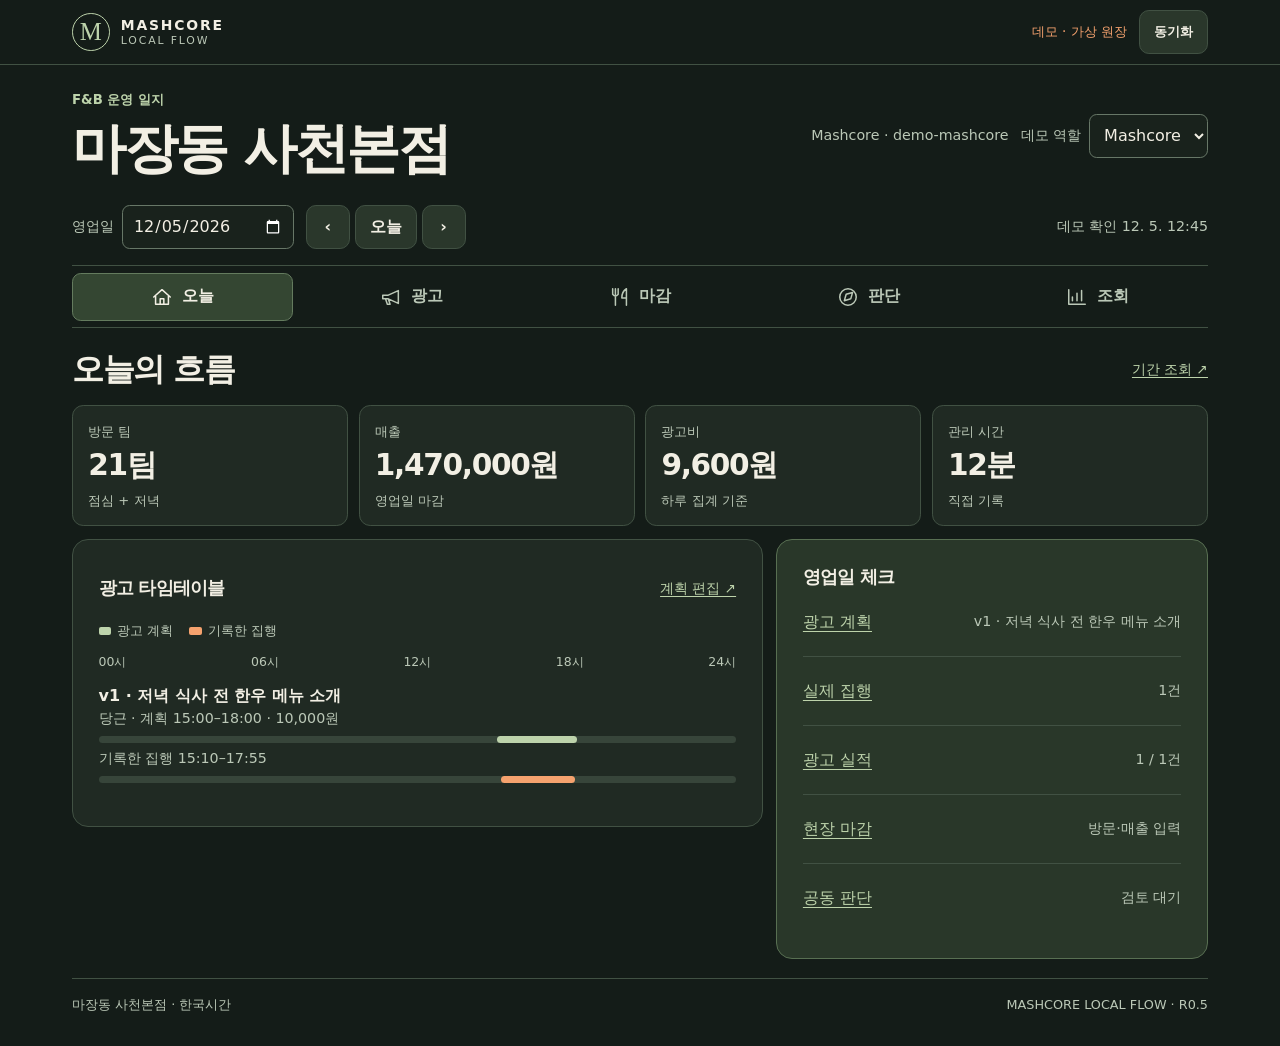
<file: index.html>
<!doctype html>
<html lang="ko"><head>
<meta charset="utf-8"><meta name="viewport" content="width=device-width, initial-scale=1, viewport-fit=cover">
<meta name="theme-color" content="#141c18"><meta name="color-scheme" content="dark">
<title>마장동 사천본점 · 운영 일지</title><link rel="icon" href="data:,">
<link rel="stylesheet" href="./src/style.css"><script type="module" src="./src/app.mjs"></script>
</head><body>
<a class="skip" href="#main">본문으로 이동</a>
<header class="mast"><div class="wrap mast-in"><div class="brand" translate="no"><span class="seal">M</span><span><b>MASHCORE</b><small>LOCAL FLOW</small></span></div>
<div class="sync-tools"><span id="mode">연결 확인 중</span><button id="sync" type="button">동기화</button></div></div></header>
<main class="wrap" id="main" tabindex="-1">
<div class="heading"><div><p class="kicker">F&amp;B 운영 일지</p><h1>마장동 사천본점</h1></div><div class="account"><span id="account"></span><label id="demo-role-label" hidden>데모 역할<select id="demo-role"><option value="mashcore">Mashcore</option><option value="owner">대표</option></select></label></div></div>
<div class="datebar"><label>영업일<input id="day" type="date" required></label><div class="date-actions"><button id="prev" aria-label="이전 영업일">‹</button><button id="today">오늘</button><button id="next-day" aria-label="다음 영업일">›</button></div><p id="synced">동기화 대기</p></div>
<nav aria-label="운영 메뉴" id="nav">
<a href="#today" data-tab="today"><svg viewBox="0 0 24 24" aria-hidden="true"><path d="M3 12 12 4l9 8M5 11v9h14v-9M10 20v-6h4v6"/></svg>오늘</a>
<a href="#ads" data-tab="ads"><svg viewBox="0 0 24 24" aria-hidden="true"><path d="M3 10h6l11-5v14L9 14H3zM6 14l2 6h3l-2-6"/></svg>광고</a>
<a href="#closing" data-tab="closing"><svg viewBox="0 0 24 24" aria-hidden="true"><path d="M4 3v6q3 4 6 0V3M7 3v18M19 3q-5 3-5 10h5v8M19 3v10"/></svg>마감</a>
<a href="#review" data-tab="review"><svg viewBox="0 0 24 24" aria-hidden="true"><circle cx="12" cy="12" r="9"/><path d="m8 16 2-7 7-2-2 7z"/></svg>판단</a>
<a href="#records" data-tab="records"><svg viewBox="0 0 24 24" aria-hidden="true"><path d="M3 4v16h18M7 16v-4m5 4V8m5 8V5"/></svg>조회</a>
</nav>
<div class="notice"><div id="feedback" role="status" aria-live="polite"></div>
<div id="problem" role="alert" hidden></div><div class="recovery"><button id="retry" hidden>같은 저장 요청 재시도</button><button id="resolve" hidden>충돌 입력을 버리고 최신본 열기</button></div></div>
<noscript>운영 일지 사용을 위해 자바스크립트를 켜세요.</noscript>
<section class="page" id="page-today" aria-labelledby="title-today"><div class="pagehead"><h2 id="title-today" tabindex="-1">오늘의 흐름</h2><a href="#records">기간 조회 ↗</a></div>
<div class="kpis" id="today-kpis"></div><div class="columns">
<article class="card"><div class="cardhead"><h3>광고 타임테이블</h3><a href="#ads">계획 편집 ↗</a></div><div class="legend"><span class="planned">광고 계획</span><span class="actual">기록한 집행</span></div><div id="timeline"></div></article>
<aside class="card accent"><h3>영업일 체크</h3><div id="checklist"></div></aside></div></section>

<section class="page" id="page-ads" aria-labelledby="title-ads" hidden><div class="pagehead"><h2 id="title-ads" tabindex="-1">광고 운영</h2></div>
<div class="columns equal"><article class="card"><h3>소재·시간·예산 계획</h3><form id="plan" autocomplete="off"><div class="fields">
<label>계획 채널<select name="channel"></select></label><label>계획 예산 (원)<input name="budget" type="number" min="0" max="10000000" required></label>
<label>광고 시작<input name="start" type="time" required></label><label>광고 종료<input name="end" type="time" required></label>
<label class="wide">소재 제목<input name="creative" maxlength="100" required></label><label class="wide">확인할 가설<textarea name="hypothesis" maxlength="300" rows="2" required></textarea></label></div>
<button class="primary">계획 버전 저장</button></form><div class="subsection"><h4>저장한 계획 버전</h4><div id="plans"></div></div></article>
<article class="card"><h3>실제 집행 기록</h3><p class="help">광고를 집행한 뒤 당시의 계획과 실제 노출 시간을 직접 기록하세요.</p>
<form id="run" autocomplete="off"><div class="fields"><label class="wide">집행 당시 계획<select name="planId" required></select></label>
<label>실제 시작<input type="time" name="start" required></label><label>실제 종료<input type="time" name="end" required></label></div><button class="primary">집행 시간 기록</button></form></article></div>
<article class="card"><h3>광고 실적 수기 입력</h3><p class="help">매체 보고서의 집계 기간을 입력하세요. 빈칸은 미측정이고 0은 확인한 수치입니다.</p>
<form id="report" autocomplete="off"><div class="fields three">
<label class="wide">실적을 연결할 집행<select name="runId" required></select></label><label>성과 원천 채널<select name="channel"></select></label>
<label>집계 시작 · 한국시간<input name="from" type="datetime-local" required></label><label>집계 종료 · 미포함<input name="to" type="datetime-local" required></label>
<label>기록 광고비 (원)<input name="spend" type="number" min="0" max="100000000"></label><label>노출 (회)<input name="impressions" type="number" min="0" max="100000000"></label><label>클릭 (회)<input name="clicks" type="number" min="0" max="100000000"></label>
</div><button class="primary">광고 실적 저장</button></form></article></section>

<section class="page" id="page-closing" aria-labelledby="title-closing" hidden><div class="pagehead"><h2 id="title-closing" tabindex="-1">영업 마감</h2></div>
<article class="card"><h3>방문·매출·관리 시간</h3><p class="help">운영일 하루 전체 기준입니다. 확인한 항목부터 저장하고 마감 후 보완하세요.</p><form id="close" autocomplete="off">
<div class="columns equal meals"><fieldset><legend>점심</legend><div class="fields"><label>점심 방문 (팀)<input name="lunchTeams" type="number" min="0" max="100000"></label><label>점심 매출 (원)<input name="lunchRevenue" type="number" min="0" max="100000000"></label></div></fieldset>
<fieldset><legend>저녁</legend><div class="fields"><label>저녁 방문 (팀)<input name="dinnerTeams" type="number" min="0" max="100000"></label><label>저녁 매출 (원)<input name="dinnerRevenue" type="number" min="0" max="100000000"></label></div></fieldset></div>
<div class="fields three"><label>광고 관리 시간 (분)<input name="minutes" type="number" min="0" max="1440"></label><label>변동비 차감 후 기여율 (%)<input name="margin" type="number" min="0" max="100" step="0.1"></label><label>추가 실험 비용 (원)<input name="extraCost" type="number" min="0" max="100000000"></label></div>
<button class="primary">마감 기록 저장</button></form></article></section>

<section class="page" id="page-review" aria-labelledby="title-review" hidden><div class="pagehead"><h2 id="title-review" tabindex="-1">공동 판단</h2></div>
<div class="columns"><article class="card"><h3>근거 확인과 다음 행동</h3><form id="decision" autocomplete="off"><div class="fields">
<label>검토할 집행<select name="runId"></select></label><label>비교 영업일<input type="date" name="compareDay" required></label></div>
<label class="check"><input type="checkbox" name="comparable">두 날의 영업시간과 행사 조건을 확인했고 비교할 수 있습니다.</label>
<div id="recommendation" class="verdict"></div><div id="evidence-metrics" class="mini"></div><p class="help">가정 기여액은 관측한 방문 팀 차이를 모두 광고로 설명한다고 가정한 수치입니다.</p>
<div class="fields"><label>내 판단<select name="choice"></select></label><label class="wide">판단 근거<textarea name="note" rows="2" maxlength="500" required></textarea></label></div><button class="primary">공동 판단 기록</button></form></article>
<article class="card"><h3>대표·운영자 의견</h3><form id="opinion" autocomplete="off"><label>운영 의견<textarea name="note" maxlength="500" rows="2" required></textarea></label><button>의견 남기기</button></form><div id="opinions" class="list"></div></article></div>
<article class="card"><h3>판단·승인 이력</h3><div id="decisions" class="list"></div>
<form id="approval" autocomplete="off"><div class="fields"><label>승인 대기 판단<select name="decisionId" required></select></label><label>대표 검토 결과<select name="status"><option value="approved">승인</option><option value="deferred">보류</option></select></label><label class="wide">대표 검토 근거<textarea name="note" rows="2" maxlength="300" required></textarea></label></div><button class="primary">대표 검토 저장</button></form><p id="approval-hint" class="help"></p></article></section>

<section class="page" id="page-records" aria-labelledby="title-records" hidden><div class="pagehead"><h2 id="title-records" tabindex="-1">운영 기록 조회</h2><label>조회 단위<select id="period"><option value="day">일간</option><option value="week">주간</option><option value="month">월간</option></select></label></div>
<p id="range-title" class="help"></p><div id="range-kpis" class="kpis"></div><div class="columns equal"><article class="card"><h3>영업일별 마감</h3><div id="range-days" class="list"></div></article>
<article class="card"><h3>선택한 영업일의 원장</h3><div id="events" class="list"></div></article></div></section>
<footer><span>마장동 사천본점 · 한국시간</span><span>MASHCORE LOCAL FLOW · R0.5</span></footer></main>
</body></html>
</file>
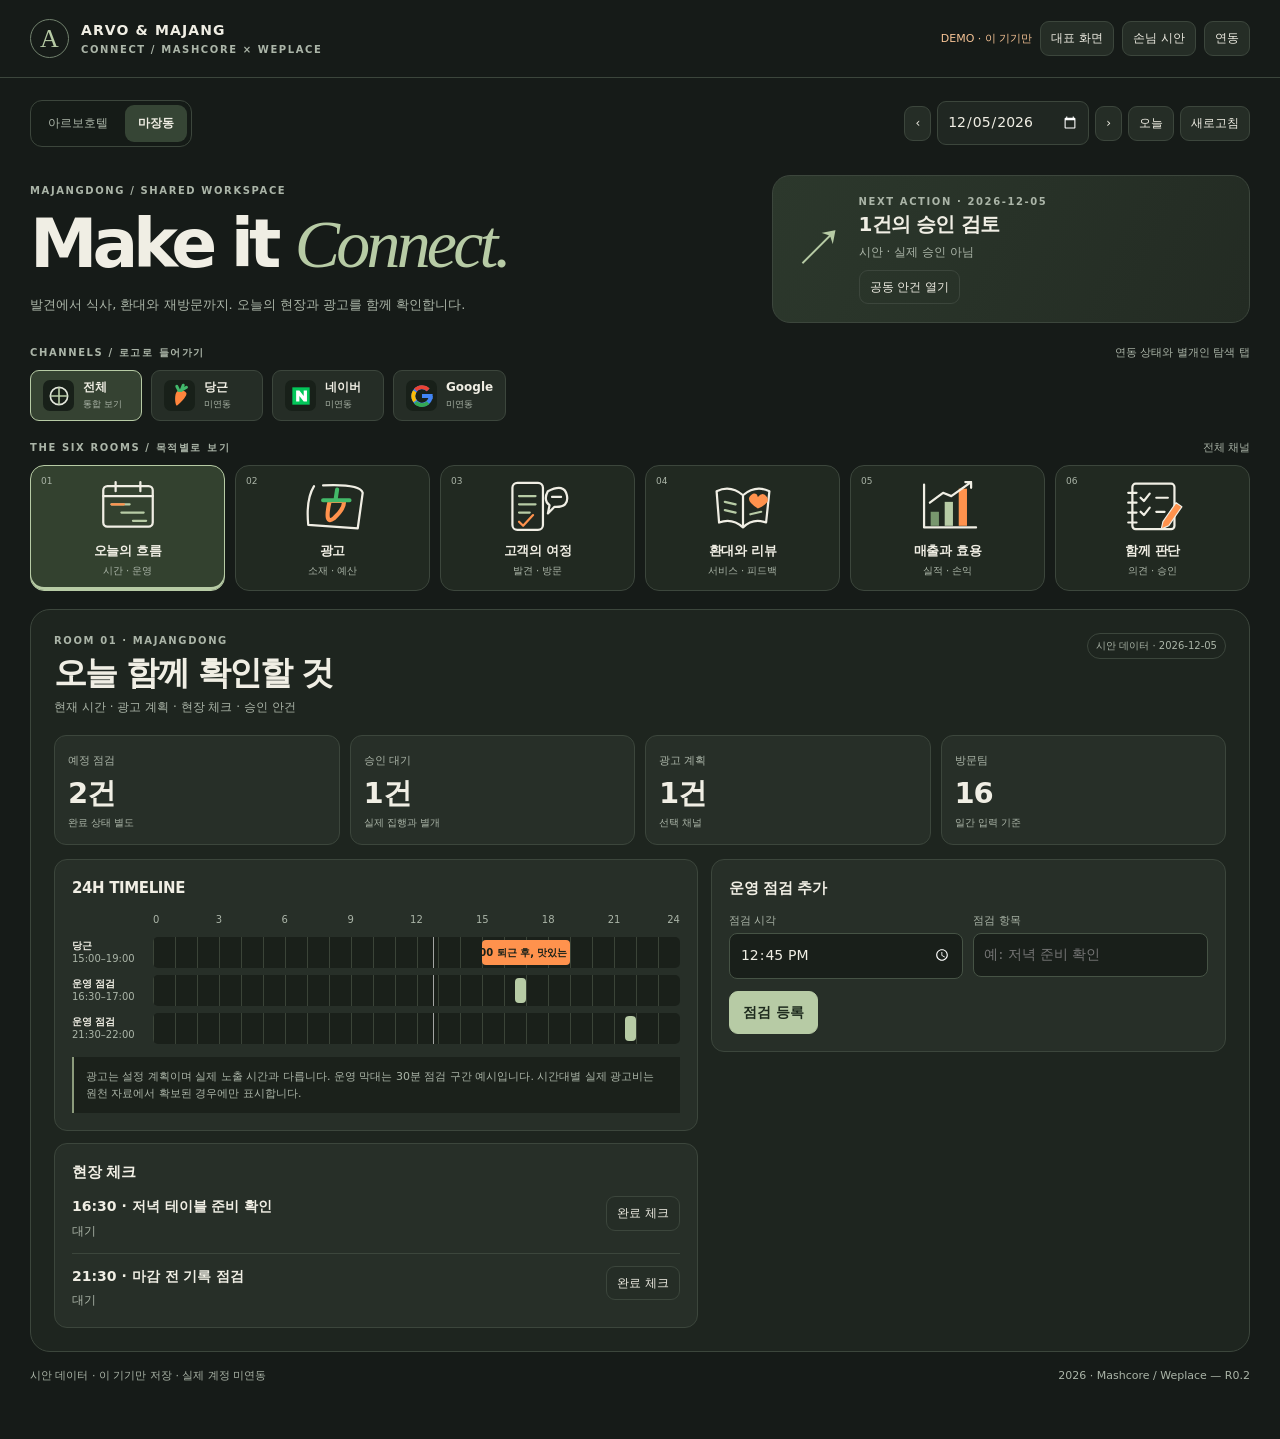
<file: Index.html>
<!doctype html><html lang="ko"><head><meta charset="utf-8"><meta name="viewport" content="width=device-width,initial-scale=1"><title>ARVO & MAJANG — CONNECT</title>
<style>
:root{--bg:#161b18;--panel:#202722;--card:#272f28;--line:#3c463c;--ink:#f0eee4;--muted:#abb5a8;--green:#b7cba5;--orange:#ff924d;--gold:#d0b78c;--red:#f4a48a;--font: Pretendard,'Noto Sans KR','Malgun Gothic','Apple SD Gothic Neo',system-ui,sans-serif}*{box-sizing:border-box}body{margin:0;background:var(--bg);color:var(--ink);font:14px/1.55 var(--font)}button,input,select,textarea{font:inherit}button,a{touch-action:manipulation}button{cursor:pointer;background:#252d26;color:var(--ink);border:1px solid var(--line);border-radius:9px;padding:10px 13px}button:hover{border-color:var(--green)}button:disabled{cursor:not-allowed;opacity:.55}button:focus-visible,a:focus-visible,input:focus-visible,select:focus-visible,textarea:focus-visible{outline:2px solid var(--orange);outline-offset:3px}button.primary{background:var(--green);color:#1d2a1d;border-color:var(--green);font-weight:750}button.ghost{background:transparent}button.small{font-size:12px;padding:7px 10px}a{color:var(--green)}h1,h2,h3,p{margin:0}h2{font-size:clamp(23px,3vw,33px);letter-spacing:-.055em;line-height:1.2}h3{font-size:15px;letter-spacing:-.025em}.muted,small{color:var(--muted)}.tiny{font-size:11px}.eyebrow{font-size:10px;font-weight:750;letter-spacing:.16em;text-transform:uppercase;color:var(--muted)}.num{font-variant-numeric:tabular-nums;letter-spacing:-.04em}header{max-width:1440px;margin:auto;display:flex;align-items:center;justify-content:space-between;gap:12px;padding:19px 30px;border-bottom:1px solid var(--line)}.brand{display:flex;gap:12px;align-items:center}.brandmark{width:39px;height:39px;border:1px solid #71816d;border-radius:50%;display:grid;place-items:center;font:26px Georgia;color:var(--green)}.brand strong{display:block;font-size:14px;letter-spacing:.08em}.topright{display:flex;align-items:center;gap:8px;flex-wrap:wrap;justify-content:flex-end}.state{font-size:11px;color:#f4c294}.wrap{max-width:1440px;margin:auto;padding:22px 30px 55px}.switchrow{display:flex;justify-content:space-between;align-items:center;gap:14px;margin-bottom:20px;flex-wrap:wrap}.switch,.seg{display:flex;gap:4px;border:1px solid var(--line);background:#151b17;padding:4px;border-radius:12px;flex-wrap:wrap}.switch button,.seg button{border:0;background:transparent;color:var(--muted);font-size:12px;padding:9px 13px}.switch button.on,.seg button.on{background:#364535;color:var(--ink);font-weight:700}.datebar{display:flex;align-items:center;gap:6px;flex-wrap:wrap}.datebar input{background:var(--panel);color:var(--ink);border:1px solid var(--line);padding:9px;border-radius:9px;color-scheme:dark}.hero{display:grid;grid-template-columns:1.2fr .8fr;gap:24px;align-items:center;padding:8px 0 21px}.hero h1{font-size:clamp(39px,5.3vw,72px);letter-spacing:-.075em;font-weight:780;line-height:1.05;margin:8px 0 11px}.hero h1 i{font:italic 1em Georgia,serif;color:var(--green);letter-spacing:-.055em}.hero p{color:var(--muted);max-width:580px;font-size:13px}.next{border:1px solid var(--line);border-radius:18px;background:linear-gradient(115deg,#2c382c,#232b23);padding:18px 20px;display:flex;gap:14px;align-items:center}.next .symbol{font:52px Georgia;color:var(--green);line-height:1}.next strong{display:block;font-size:20px;letter-spacing:-.04em}.next p{font-size:12px;margin-top:3px}.labelrow{display:flex;justify-content:space-between;gap:10px;align-items:center;margin-bottom:9px}.channels{display:flex;gap:9px;flex-wrap:wrap;margin-bottom:18px}.channel{display:flex;align-items:center;gap:9px;min-width:112px;padding:9px 12px;text-align:left}.channel.on{border-color:var(--green);background:#354232}.channel .logo{width:31px;height:31px;display:grid;place-items:center;background:#182019;border-radius:7px;flex:none}.channel .logo svg{width:26px;height:26px}.channel .clabel{font-size:11px;line-height:1.15;color:var(--muted)}.channel .clabel b{display:block;font-size:12px;color:var(--ink);margin-bottom:3px}.rooms{display:grid;grid-template-columns:repeat(6,minmax(0,1fr));gap:10px;margin-bottom:18px}.room{position:relative;text-align:center;padding:10px 5px 12px;min-width:0;background:#212921;border-radius:14px;transition:.18s transform,.18s background}.room:hover{transform:translateY(-2px)}.room.on{background:#33412f;border-color:var(--green);box-shadow:inset 0 -3px var(--green)}.room svg{display:block;width:66px;height:60px;margin:0 auto 5px;fill:none;stroke:#f0eee4;stroke-width:2.7;stroke-linecap:round;stroke-linejoin:round}.room strong{display:block;font-size:13px;font-weight:680;letter-spacing:-.025em}.room small{display:block;font-size:10px;margin-top:1px}.room .id{position:absolute;top:9px;left:10px;font-size:9px;color:var(--muted)}.panel{border:1px solid var(--line);border-radius:20px;background:#1e251f;padding:23px;min-height:400px}.panelhead{display:flex;justify-content:space-between;align-items:flex-start;gap:14px;margin-bottom:18px}.panelhead p{color:var(--muted);font-size:12px;margin-top:6px}.panelhead .eyebrow{margin-bottom:4px}.grid{display:grid;grid-template-columns:1.25fr 1fr;gap:13px;align-items:start}.card{padding:17px;background:var(--card);border:1px solid var(--line);border-radius:13px;min-width:0}.card h3{margin-bottom:12px}.card+.card{margin-top:0}.stack{display:grid;gap:12px}.kpis{display:grid;grid-template-columns:repeat(4,minmax(0,1fr));gap:10px;margin-bottom:14px}.kpi{border:1px solid var(--line);border-radius:12px;background:var(--card);padding:13px;min-width:0}.kpi small{font-size:11px}.kpi strong{display:block;font-size:clamp(19px,2.7vw,29px);line-height:1.2;margin-top:6px;overflow-wrap:anywhere}.kpi span{display:block;color:var(--muted);font-size:10px;margin-top:4px}.notice{padding:11px 12px;background:#1b211b;border-left:2px solid #8c9b7c;color:var(--muted);font-size:11px;line-height:1.55;margin-top:13px}.listrow{display:flex;align-items:flex-start;justify-content:space-between;gap:12px;padding:12px 0;border-bottom:1px solid var(--line);min-width:0}.listrow:last-child{border-bottom:0;padding-bottom:0}.listrow:first-of-type{padding-top:0}.listrow strong{font-size:14px;overflow-wrap:anywhere}.listrow p{color:var(--muted);font-size:12px;margin-top:4px;white-space:pre-wrap;overflow-wrap:anywhere}.tag{border:1px solid #5a6a56;border-radius:99px;font-size:10px;color:var(--green);padding:4px 8px;display:inline-block;white-space:nowrap}.tag.warn{color:var(--gold);border-color:#7d6b4f}.tag.bad{color:var(--red);border-color:#87574d}.tag.neutral{color:var(--muted);border-color:var(--line)}.fields{display:grid;grid-template-columns:repeat(2,minmax(0,1fr));gap:10px}.field{display:flex;flex-direction:column;gap:4px;min-width:0}.field.full{grid-column:1/-1}.field span{font-size:11px;color:var(--muted)}.field input,.field select,.field textarea{width:100%;min-width:0;background:#191f1a;color:var(--ink);border:1px solid #465345;border-radius:8px;padding:10px; color-scheme:dark}.field textarea{resize:vertical;min-height:72px}.actions{display:flex;align-items:center;gap:7px;flex-wrap:wrap;margin-top:12px}.empty{font-size:12px;padding:20px 8px;color:var(--muted);text-align:center;border:1px dashed var(--line);border-radius:9px}.timeline-scroll{overflow:auto}.timeline{display:grid;grid-template-columns:74px minmax(470px,1fr);gap:7px;align-items:center;min-width:550px}.ticks{position:relative;height:18px}.ticks span{position:absolute;transform:translateX(-50%);font-size:10px;color:var(--muted)}.ticks span:first-child{transform:none}.ticks span:last-child{transform:translateX(-100%)}.track{position:relative;background:repeating-linear-gradient(to right,#3b4438 0,#3b4438 1px,transparent 1px,transparent calc(100% / 24));background-color:#1a201a;border-radius:5px;min-height:31px;overflow:hidden}.bar{position:absolute;height:25px;top:3px;display:flex;align-items:center;justify-content:center;overflow:hidden;white-space:nowrap;border-radius:4px;font-size:10px;font-weight:700;color:#182018;min-width:1px}.tracklabel{font-size:10px;color:var(--muted);line-height:1.3}.tracklabel b{display:block;font-weight:600;color:var(--ink);font-size:10px}.tracklabel span{display:block}.timeline-scroll{scrollbar-color:#73856d #1a201a}.bar.short{font-size:0}.mark{position:absolute;top:0;bottom:0;width:1px;background:#fff9;z-index:3}.chartrow{display:grid;grid-template-columns:minmax(80px,120px) 1fr 32px;align-items:center;gap:8px;margin:10px 0;font-size:11px}.chartrow .fill{background:#191e19;border-radius:8px;height:8px;overflow:hidden}.chartrow .fill i{display:block;background:var(--green);height:100%}.tablewrap{overflow:auto}table{border-collapse:collapse;width:100%;font-size:12px;white-space:nowrap}th,td{padding:9px;border-bottom:1px solid var(--line);text-align:left}th{color:var(--muted);font-size:10px}.connection{display:grid;grid-template-columns:auto 1fr auto;gap:12px;align-items:center}.connection .logo{width:42px;height:42px;display:grid;place-items:center;background:#182019;border-radius:10px}.connection svg{width:32px;height:32px}.connection p{font-size:11px;color:var(--muted)}.statusline{font-size:12px;color:var(--muted);margin-top:8px}.warntext{color:var(--gold)}.guest{max-width:435px;margin:auto;background:#f5f0e6;color:#303a2c;border-radius:22px;padding:27px;box-shadow:0 16px 70px #0005}.guest h2{font-size:25px;margin:14px 0}.guest .muted,.guest small,.guest .eyebrow{color:#65705f}.guest button{color:#303a2c;background:#f1efe4;border-color:#c6cdbd}.guest button.primary{background:#526b48;color:white;border-color:#526b48}.guest button.choice{display:block;text-align:left;width:100%;margin:7px 0;padding:13px}.guest .guestbrand{text-align:center;border-bottom:1px solid #c8cebc;padding-bottom:20px;margin-bottom:20px}.guest .guestbrand strong{font-family:Georgia,serif;font-size:32px}.guest textarea{width:100%;padding:12px;border:1px solid #b8c0ad;border-radius:8px;background:#fffdf7;resize:vertical;font:inherit}.guestfooter{border-top:1px solid #c8cebc;margin-top:20px;padding-top:14px;text-align:center;font-size:11px}.guestfooter .reviews{display:grid;grid-template-columns:1fr 1fr;gap:7px;margin:12px 0}.progress{height:4px;background:#d7dacc;border-radius:4px;overflow:hidden;margin:8px 0 16px}.progress i{display:block;height:100%;background:#6e8562}footer{color:var(--muted);font-size:11px;display:flex;justify-content:space-between;gap:10px;margin-top:15px}.toast{position:fixed;bottom:22px;left:50%;transform:translateX(-50%);background:#e7eadb;color:#263322;padding:12px 18px;border-radius:12px;box-shadow:0 10px 35px #0007;max-width:90vw;z-index:99;font-size:13px;display:none}.toast.show{display:block}.hidden,[hidden]{display:none!important}dialog{background:var(--panel);color:var(--ink);border:1px solid var(--line);border-radius:18px;width:min(600px,94vw);max-height:90vh;padding:22px}dialog::backdrop{background:#0009}dialog h2{margin-bottom:12px}dialog p{margin:10px 0;color:var(--muted);font-size:13px}dialog code{color:var(--green)}.reply{border-left:2px solid #586b52;padding:6px 10px;margin-top:9px;font-size:12px;color:var(--muted);white-space:pre-wrap;overflow-wrap:anywhere}.right{flex-shrink:0;text-align:right}.live{color:var(--green)}.error{color:var(--red)}
@media(max-width:900px){header,.wrap{padding-left:18px;padding-right:18px}.hero{grid-template-columns:1fr;gap:14px}.rooms{grid-template-columns:repeat(3,1fr)}.grid{grid-template-columns:1fr}.hero h1{font-size:clamp(42px,8vw,65px)}.kpis{grid-template-columns:repeat(2,minmax(0,1fr))}}@media(max-width:480px){header{padding:14px 12px;align-items:flex-start}.brandmark{width:34px;height:34px}.brand strong{font-size:11px}.brand .eyebrow{font-size:8px}.topright{gap:5px;max-width:52%}.topright button{font-size:10px;padding:7px}.topright .state{width:100%;text-align:right}.wrap{padding:16px 12px 30px}.switchrow{gap:10px}.switch{width:100%;display:grid;grid-template-columns:1fr 1fr}.switch button{padding:10px 7px}.datebar{width:100%}.datebar input{flex:1;min-width:0}.hero{padding:0 0 15px}.hero h1{font-size:43px}.hero p{font-size:12px}.next{padding:12px 14px}.next strong{font-size:17px}.next .symbol{font-size:35px}.channels{display:grid;grid-template-columns:repeat(4,1fr);gap:5px}.channel{min-width:0;display:flex;flex-direction:column;padding:7px 3px;gap:5px}.channel .clabel{text-align:center}.channel .clabel small{display:none}.channel .clabel b{font-size:11px;margin:0}.rooms{gap:6px}.room{padding:7px 2px 9px}.room svg{width:54px;height:48px}.room .id{font-size:8px;top:5px;left:6px}.room strong{font-size:12px}.room small{font-size:9px}.panel{padding:13px;border-radius:15px}.panelhead{display:block}.panelhead .tag{margin-top:7px}.card{padding:12px}.kpi{padding:11px}.kpi strong{font-size:22px}.fields{gap:8px}.field input,.field select,.field textarea{font-size:16px}.listrow{gap:7px}.right{max-width:45%}.guest{padding:22px 18px}.connection{grid-template-columns:auto 1fr}.connection .right{grid-column:1/-1;max-width:none;text-align:left}.guestfooter button{font-size:12px}.actions button{min-height:40px}footer{flex-direction:column}.chartrow{grid-template-columns:95px 1fr 26px}.timeline{min-width:0;grid-template-columns:75px minmax(0,1fr);gap:7px}.ticks span:nth-child(even){display:none}.bar{font-size:0}.tracklabel{font-size:9px}.tracklabel b{font-size:9px}}@media(prefers-reduced-motion:reduce){*{transition:none!important;scroll-behavior:auto!important}}
</style></head><body>
<header><div class="brand"><div class="brandmark">A</div><div><strong>ARVO & MAJANG</strong><div class="eyebrow">CONNECT / MASHCORE × WEPLACE</div></div></div><div class="topright"><span class="state" id="modeStatus">DEMO · 이 기기만</span><button id="roleBtn" class="small">대표 화면</button><button id="guestBtn" class="small">손님 시안</button><button id="connectBtn" class="small" aria-label="연동 설정">연동</button></div></header>
<main class="wrap" id="workspace"><div class="switchrow"><div class="switch" id="unitSwitch"></div><div class="datebar"><button class="small" id="prev" aria-label="이전 날짜">‹</button><input type="date" id="day" aria-label="조회 날짜"><button class="small" id="next" aria-label="다음 날짜">›</button><button class="small" id="today">오늘</button><button class="small" id="refresh">새로고침</button></div></div><section class="hero"><div><div class="eyebrow" id="unitLabel"></div><h1>Make it <i>Connect.</i></h1><p id="heroSub"></p></div><div class="next" id="nextAction"></div></section><div class="labelrow"><div class="eyebrow">Channels / 로고로 들어가기</div><small class="tiny">연동 상태와 별개인 탐색 탭</small></div><nav class="channels" id="channels" aria-label="채널 선택"></nav><div class="labelrow"><div class="eyebrow">The six rooms / 목적별로 보기</div><small class="tiny" id="filterHint"></small></div><nav class="rooms" id="rooms" aria-label="업무 공간"></nav><section class="panel" id="panel" aria-live="polite"></section><footer><span id="syncText">시안 데이터 · 서버에 전송하지 않습니다.</span><span>2026 · Mashcore / Weplace — R0.2</span></footer></main>
<main class="wrap hidden" id="guestScreen"><div style="max-width:435px;margin:0 auto 12px"><button id="guestBack" class="small">← 운영 시안으로</button></div><div id="guest" class="guest"></div></main>
<dialog id="connectionDialog"><h2>Connection room</h2><div class="notice">계정 연동은 실제 승인과 연결 테스트 이후에만 활성화합니다. API 키를 여기에 입력하지 않습니다.</div><div id="connBody"></div><div class="actions"><button id="closeConn" class="primary">닫기</button><button id="exportBtn">현재 자료 JSON 내보내기</button></div></dialog><div id="toast" class="toast" role="status"></div>
<script>
'use strict';
const $=id=>document.getElementById(id), E=s=>String(s??'').replace(/[&<>"']/g,c=>({'&':'&amp;','<':'&lt;','>':'&gt;','"':'&quot;',"'":'&#39;'}[c])),fmt=n=>Number(n).toLocaleString('ko-KR'),won=n=>fmt(Math.round(n))+'원',id=()=>globalThis.crypto?.randomUUID?.()||Date.now().toString(36)+'-'+Math.random().toString(36).slice(2),kst=d=>new Intl.DateTimeFormat('en-CA',{timeZone:'Asia/Seoul',year:'numeric',month:'2-digit',day:'2-digit'}).format(d||new Date()),timeK=()=>new Intl.DateTimeFormat('en-GB',{timeZone:'Asia/Seoul',hour:'2-digit',minute:'2-digit',hour12:false}).format(new Date()),gas=typeof google!=='undefined'&&!!google.script?.run;
const UNITS={hotel:{name:'아르보호텔',en:'ARVO HOTEL',count:'판매 객실박',visitor:'투숙객',visits:'입실·숙박',sale:'객실매출',service:'객실 준비·환대'},restaurant:{name:'마장동',en:'MAJANGDONG',count:'방문팀',visitor:'방문객',visits:'방문·식사',sale:'식사매출',service:'식사·환대'}};
const CH={all:'전체',daangn:'당근',naver:'네이버',google:'Google',other:'기타'};const ROOMS=[['today','오늘의 흐름','시간 · 운영'],['ads','광고','소재 · 예산'],['journey','고객의 여정','발견 · 방문'],['care','환대와 리뷰','서비스 · 피드백'],['value','매출과 효용','실적 · 손익'],['decision','함께 판단','의견 · 승인']];
const SOURCES=['당근','네이버','Google 지도·검색','Instagram·SNS','가족·지인 추천','지나가다가 발견','기타 / 기억나지 않음'];const REASONS=['사진·시설·분위기','메뉴·가격 또는 요금','다른 손님의 후기','가족·지인 추천','당근 소식·광고·쿠폰','위치·일정','이전 방문 경험','기타 / 기억나지 않음'];const FEELS=['기억에 남는 좋은 경험이었어요','편안했어요','조금 아쉬운 점이 있었어요','불편한 점이 있었어요','답변하지 않을게요'];
let unit='restaurant',channel='all',room='today',day=kst(),role='owner',session=null,records=[],loading=gas,busy=false,fetching=false,dirty=false,lastSync='',error='',demo=true,guestStep=0,guestAns={};
const localKey='arvo-connect-r02-demo-v1';
function logo(c){const a={all:'<circle cx="12" cy="12" r="8" fill="none" stroke="#e4e8dd" stroke-width="1.5"/><path d="M12 4v16M4 12h16" stroke="#b7cba5" stroke-width="1.5"/>',daangn:'<path d="M9 8c-2 2-2 11 0 13 2-1 9-8 9-11 0-3-7-4-9-2Z" fill="#ff853d"/><path d="M11 7 9 3m4 4 2-5m-2 5 5-3" fill="none" stroke="#42b96c" stroke-width="2.7" stroke-linecap="round"/>',naver:'<path d="M4 4h16v16H4z" fill="#03c75a" rx="3"/><path d="M8 17V7h3l4 5V7h3v10h-3l-4-5v5z" fill="#fff" transform="translate(-.5 0)"/>',google:'<path d="M20 12a8 8 0 1 1-2.4-5.7" fill="none" stroke="#4285f4" stroke-width="3.6"/><path d="M5.5 16.7a8 8 0 0 1-.2-9" fill="none" stroke="#fbbc05" stroke-width="3.6"/><path d="M6 6.4a8 8 0 0 1 11.7-.1" fill="none" stroke="#ea4335" stroke-width="3.6"/><path d="M6 17.7a8 8 0 0 0 11.6.4" fill="none" stroke="#34a853" stroke-width="3.6"/><path d="M12 12h8v3" fill="none" stroke="#4285f4" stroke-width="3.6"/>'};return `<svg viewBox="0 0 24 24" aria-hidden="true">${a[c]||a.all}</svg>`}
function art(t){let a={today:'<rect x="10" y="12" width="60" height="49" rx="5"/><path d="M10 24h60M25 7v11M55 7v11"/><path d="M20 34h22M32 44h27M46 54h16" stroke="#b7cba5"/><path d="M20 34h15" stroke="#ff924d"/>',ads:'<path d="M17 12Q7 28 10 59l60 4 6-43Q73 9 28 11"/><path d="M36 30q-7 30 5 21 14-13 12-21Z" stroke="#ff924d" stroke-width="5"/><path d="M43 29 45 16M28 29h32" stroke="#43b969" stroke-width="5"/>',journey:'<rect x="9" y="8" width="37" height="57" rx="6"/><path d="M17 24h20M17 34h20M17 44h13" stroke="#b7cba5"/><path d="m17 55 5 5 12-13" stroke="#ff924d"/><path d="M52 18q20-10 23 5t-15 14l-8 8 2-10q-8-6-2-17Z"/><path d="M57 25h11"/>',care:'<path d="M8 18q17-8 32 5 15-13 32-5l-4 38q-16-6-28 6-13-12-29-6Z M40 23v39"/><path d="M18 31l13 3M18 41l13 3M49 46l13-3" stroke="#b7cba5"/><path d="M58 39q-18-11-6-18 5-1 6 4 6-7 11 0 5 7-11 14Z" fill="#ff924d" stroke="none"/>',value:'<path d="M11 10v52h63"/><rect x="19" y="43" width="10" height="17" fill="#78976e" stroke="none"/><rect x="36" y="31" width="10" height="29" fill="#b7cba5" stroke="none"/><rect x="53" y="15" width="10" height="45" fill="#ff924d" stroke="none"/><path d="m18 32 16-12 10 4 24-17m-7 0h7v7"/>',decision:'<rect x="15" y="9" width="51" height="55" rx="4"/><path d="M10 20h10M10 32h10M10 44h10M10 56h10M25 26l4 4 7-9m-11 22 4 4 7-9m8-12h14m-14 17h10"/><path d="m52 55 16-23 7 5-16 23-9 4Z" fill="#ff924d" stroke="#f0eee4" stroke-width="1.4"/>'};return `<svg viewBox="0 0 80 72" aria-hidden="true">${a[t]}</svg>`}
function event(type,payload,opts={}){return {id:id(),unit:opts.unit||unit,date:opts.date||day,type,payload,actor:opts.actor||(role==='owner'?'대표 (시안)':role==='staff'?'현장 (시안)':'전략 (시안)'),at:new Date().toISOString()}}
function seed(){let r=[];for(const u of ['restaurant','hotel']){const rest=u==='restaurant',base=(type,payload)=>event(type,payload,{unit:u,date:kst(),actor:'시안 데이터'});let c=rest?'MAJ-DINNER':'ARVO-REST';r.push(base('ad_plan',{campaign:c,channel:'daangn',title:rest?'퇴근 후, 맛있는 저녁':'오늘의 휴식, 객실 확인',start:rest?'15:00':'18:00',end:rest?'19:00':'22:00',budget:rest?10000:8000,hypothesis:'결정 시간 직전의 관심을 방문으로 연결'}),base('ad_stat',{campaign:c,channel:'daangn',spend:rest?4200:2400,impressions:rest?1800:900,clicks:rest?23:12}),base('operation',{key:id(),time:rest?'16:30':'14:30',title:rest?'저녁 테이블 준비 확인':'객실 준비 상태 확인',status:'대기'}),base('operation',{key:id(),time:rest?'21:30':'22:00',title:'마감 전 기록 점검',status:'대기'}),base('sales',{period:'전체',count:rest?16:7,guests:rest?42:11,revenue:rest?870000:470000,margin:40}),base('feedback',{source:'당근',reason:'사진·시설·분위기',feel:FEELS[0],note:'시안용 응답'}),base('feedback',{source:'네이버',reason:'다른 손님의 후기',feel:FEELS[1],note:'시안용 응답'}),base('service',{name:rest?'후식 제공':'환대 물품',qty:rest?16:7,cost:500}));let d=base('decision',{title:rest?'저녁 광고 14일 실험':'지역 숙박 수요 실험',reason:'예산을 검토하고 실제 고객 반응과 비교',amount:rest?140000:112000});r.push(d,base('decision_state',{target:d.id,status:'승인 요청'}));}return r}
function loadDemo(){try{const raw=localStorage.getItem(localKey);records=raw?JSON.parse(raw):seed();if(!Array.isArray(records))throw 0}catch(e){records=seed();error='로컬 자료를 읽지 못했습니다.'}}
function toast(t){let el=$('toast');el.textContent=t;el.classList.add('show');clearTimeout(toast.timer);toast.timer=setTimeout(()=>el.classList.remove('show'),3000)}
function persist(){try{localStorage.setItem(localKey,JSON.stringify(records));error='';return true}catch(e){error='이 브라우저에서 로컬 저장을 할 수 없습니다.';return false}}
function rpc(fn,...args){return new Promise((resolve,reject)=>google.script.run.withSuccessHandler(resolve).withFailureHandler(reject)[fn](...args))}
async function fetchLive(){if(!gas||busy||fetching)return;fetching=true;try{let resp=await rpc('getWorkspace');if(!resp?.ok)throw Error('데이터 응답 오류');session=resp.session;records=resp.records;role=session.role;demo=false;if(!session.units.includes(unit))unit=session.units[0];lastSync=resp.asOf;error=''}catch(e){error=String(e.message||e);records=[];session=null;demo=false}finally{fetching=false;loading=false;if((!dirty&&!document.querySelector('#panel form:focus-within'))||!session)render()}}
async function saveEvent(type,payload){if(busy||loading||fetching){toast('원장 수신 또는 저장 중입니다. 다시 시도해 주세요.');return false;}if(gas&&!session){toast('인증된 접속이 필요합니다.');return false}let row=event(type,payload);busy=true;let ok=false;try{if(gas){const out=await rpc('appendRecord',{id:row.id,unit,date:day,type,payload});if(!out?.ok)throw Error('저장 확인 실패');if(!records.some(r=>r.id===out.record.id))records.push(out.record);lastSync=out.asOf||lastSync;toast('공동 원장에 저장했습니다.');ok=true}else{records.push(row);ok=persist();toast(ok?'이 기기의 시안 기록을 저장했습니다.':'현재 화면에만 기록했습니다.');ok=true}}catch(e){toast('저장하지 못했습니다: '+String(e.message||e));error=String(e.message||e)}finally{busy=false;if(ok)render()}return ok}
const here=()=>records.filter(r=>r.unit===unit&&r.date===day),byType=t=>here().filter(r=>r.type===t),latest=(rows,key)=>Array.from(new Map(rows.map(r=>[key(r),r])).values()),matches=r=>channel==='all'||r.payload.channel===channel,plans=()=>latest(byType('ad_plan'),r=>r.payload.channel+'|'+r.payload.campaign).filter(matches),stats=()=>latest(byType('ad_stat'),r=>r.payload.channel+'|'+r.payload.campaign).filter(matches),sales=()=>latest(byType('sales'),r=>r.payload.period),ops=()=>latest(byType('operation'),r=>r.payload.key||r.id).sort((a,b)=>a.payload.time.localeCompare(b.payload.time)),decisions=()=>byType('decision'),stateOf=d=>byType('decision_state').filter(x=>x.payload.target===d.id).at(-1)?.payload.status||'검토 중',sum=(rows,key)=>rows.reduce((s,r)=>s+Number(r.payload[key]||0),0),U=()=>UNITS[unit],canStrategize=()=>['owner','strategist'].includes(role),isOwner=()=>role==='owner',canReadFinance=()=>role!=='staff',currPlans=()=>plans().reduce((a,r)=>a+Number(r.payload.budget),0),adSpend=()=>sum(stats(),'spend'),adClicks=()=>sum(stats(),'clicks'),isToday=()=>day===kst();
function field(label,name,type='text',value='',extra=''){return `<label class="field ${type==='textarea'?'full':''}"><span>${E(label)}</span>${type==='textarea'?`<textarea name="${name}" ${extra}>${E(value)}</textarea>`:`<input name="${name}" type="${type}" value="${E(value)}" ${extra}>`}</label>`}
function select(label,name,options,value=''){return `<label class="field"><span>${E(label)}</span><select name="${name}">${options.map(x=>{let [v,l]=Array.isArray(x)?x:[x,x];return `<option value="${E(v)}" ${v===value?'selected':''}>${E(l)}</option>`}).join('')}</select></label>`}
function kpi(t,v,s=''){return `<div class="kpi"><small>${E(t)}</small><strong class="num">${E(v)}</strong><span>${E(s)}</span></div>`}
function head(n,title,sub){return `<div class="panelhead"><div><div class="eyebrow">ROOM ${n} · ${E(U().en)}</div><h2>${E(title)}</h2><p>${E(sub)}</p></div><span class="tag neutral">${demo?'시안 데이터':'공동 원장'} · ${day}</span></div>`}
function card(title,body){return `<section class="card"><h3>${E(title)}</h3>${body}</section>`}function form(type,fields,button){return `<form data-form="${type}"><div class="fields">${fields}</div><div class="actions"><button class="primary" ${busy?'disabled':''}>${E(button)}</button></div></form>`}function empty(msg){return `<div class="empty">${E(msg)}</div>`}
function minutes(t){let a=String(t).split(':').map(Number);return a[0]*60+a[1]}function timeline(){let r=plans(), tracks=r.length?r.map(p=>[CH[p.payload.channel],p.payload.start,p.payload.end,p.payload.title,'#ff924d']):[];ops().forEach(o=>{let start=minutes(o.payload.time),end=Math.min(1440,start+30);tracks.push(['운영 점검',o.payload.time,`${String(Math.floor(end/60)).padStart(2,'0')}:${String(end%60).padStart(2,'0')}`,o.payload.title,'#b7cba5'])});let now=isToday()?minutes(timeK())/1440*100:null;return `<div class="timeline-scroll"><div class="timeline"><div></div><div class="ticks">${[0,3,6,9,12,15,18,21,24].map(h=>`<span style="left:${h/24*100}%">${h}</span>`).join('')}</div>${tracks.length?tracks.map(([label,a,b,t,c])=>`<div class="tracklabel"><b>${E(label)}</b><span>${E(a)}–${E(b)}</span></div><div class="track"><div class="bar ${minutes(b)-minutes(a)<90?'short':''}" style="left:${minutes(a)/1440*100}%;width:${Math.max(0,(minutes(b)-minutes(a))/1440*100)}%;background:${c}" title="${E(t+' '+a+'–'+b)}">${E(a+' '+t)}</div>${now!==null?`<i class="mark" style="left:${now}%"></i>`:''}</div>`).join(''):'<div class="tracklabel">계획</div><div class="track"></div>'}</div></div><div class="notice">광고는 설정 계획이며 실제 노출 시간과 다릅니다. 운영 막대는 30분 점검 구간 예시입니다. 시간대별 실제 광고비는 원천 자료에서 확보된 경우에만 표시합니다.</div>`}
function salesSummary(){let s=sales();let all=s.find(r=>r.payload.period==='전체');return all?[all]:s}
function todayPage(){let d=decisions().filter(x=>stateOf(x)==='승인 요청').length,o=ops(),s=salesSummary();return head('01','오늘 함께 확인할 것','현재 시간 · 광고 계획 · 현장 체크 · 승인 안건')+`<div class="kpis">${kpi('예정 점검',fmt(o.filter(x=>x.payload.status!=='완료').length)+'건','완료 상태 별도')}${kpi('승인 대기',fmt(d)+'건','실제 집행과 별개')}${kpi('광고 계획',fmt(plans().length)+'건','선택 채널')}${kpi(U().count,s.length&&canReadFinance()?fmt(sum(s,'count')):'—','일간 입력 기준')}</div><div class="grid"><div class="stack">${card('24H TIMELINE',timeline())}${card('현장 체크',o.length?o.map(x=>`<div class="listrow"><div><strong>${E(x.payload.time)} · ${E(x.payload.title)}</strong><p>${E(x.payload.status)}</p></div><button class="small" data-op="${E(x.id)}" ${x.payload.status==='완료'?'disabled':''}>${x.payload.status==='완료'?'완료':'완료 체크'}</button></div>`).join(''):empty('이 날짜의 체크 항목이 없습니다.'))}</div>${card('운영 점검 추가',form('operation',field('점검 시각','time','time',timeK(),'required')+field('점검 항목','title','text','','required maxlength="100" placeholder="예: 저녁 준비 확인"'),'점검 등록'))}</div>`}
function adsPage(){let p=plans(),s=stats(),sp=sum(s,'spend'),cl=sum(s,'clicks'),im=sum(s,'impressions'),ch=channel==='all'?'daangn':channel;let fields=select('채널','channel',[['daangn','당근'],['naver','네이버'],['google','Google'],['other','기타']],ch)+field('캠페인 코드','campaign','text','','required maxlength="50" pattern="[A-Za-z0-9_-]+" placeholder="MAJ-DINNER"')+field('발행물 제목','title','text','','required maxlength="120"')+field('계획 예산 (원)','budget','number','5000','required min="0" max="100000000" step="1"')+field('시작','start','time','15:00','required')+field('종료','end','time','19:00','required')+field('가설·기대 반응','hypothesis','textarea','','maxlength="300"');let sf=select('채널','channel',[['daangn','당근'],['naver','네이버'],['google','Google'],['other','기타']],ch)+field('캠페인 코드','campaign','text','','required maxlength="50" pattern="[A-Za-z0-9_-]+"')+field('실제 광고비 (원)','spend','number','','required min="0" max="100000000" step="1"')+field('노출','impressions','number','','required min="0" step="1"')+field('클릭','clicks','number','','required min="0" step="1"');return head('02','광고, 계획과 실제를 분리한다.','채널 선택은 광고 데이터에 적용됩니다. 연결이 안 된 채널은 직접 기록할 수 있습니다.')+`<div class="kpis">${kpi('설정 계획',canReadFinance()?(p.length?won(currPlans()):'—'):'권한 없음','승인·집행 아님')}${kpi('소진 기록',canReadFinance()?(s.length?won(sp):'—'):'권한 없음','선택 날짜 · 수동 입력')}${kpi('CPC',canReadFinance()&&cl?won(sp/cl):'—','비용 ÷ 클릭')}${kpi('CTR',canReadFinance()&&im?(cl/im*100).toFixed(2)+'%':'—','클릭 ÷ 노출')}</div><div class="grid"><div class="stack">${card('발행물 · 시간표',p.length?p.map(x=>`<div class="listrow"><div><span class="tag neutral">${E(CH[x.payload.channel])} · ${E(x.payload.campaign)}</span><p><strong>${E(x.payload.title)}</strong></p><p>${E(x.payload.start)}–${E(x.payload.end)} · ${canReadFinance()?won(x.payload.budget):'예산 제한'}<br>${E(x.payload.hypothesis)}</p></div>${canStrategize()?`<button class="small" data-edit="${E(x.id)}">편집</button>`:''}</div>`).join(''):empty('등록된 광고 계획이 없습니다.'))}${card('일간 광고 성과 (최신 스냅샷)',canReadFinance()?s.length?`<div class="tablewrap"><table><thead><tr><th>코드</th><th>비용</th><th>노출</th><th>클릭</th></tr></thead><tbody>${s.map(x=>`<tr><td>${E(x.payload.campaign)}</td><td>${won(x.payload.spend)}</td><td>${fmt(x.payload.impressions)}</td><td>${fmt(x.payload.clicks)}</td></tr>`).join('')}</tbody></table></div>`:empty('실제 광고 데이터 미등록'):empty('재무 상세는 대표·전략 담당자용입니다.'))}${card('당근 연결',`<div class="connection"><div class="logo">${logo('daangn')}</div><div><strong>OpenAPI · 연결 전</strong><p>수동 원장 → 조회 어댑터 → 승인 기반 변경 검토</p></div><button class="small right" data-open-conn>연동 안내</button></div>`)}</div><div class="stack">${canStrategize()?card('광고 계획 입력 / 같은 코드 갱신',form('ad_plan',fields,'계획 저장')):''}${canStrategize()?card('일간 성과 입력 / 같은 코드 갱신',form('ad_stat',sf,'성과 저장')+'<div class="notice">계정 화면 보고서 기준으로 입력. 과거 행은 기록되며 동일 날짜·채널·코드의 최신 값만 집계합니다.</div>'):''}</div></div>`}
function journeyPage(){let f=byType('feedback'),counts=SOURCES.map(x=>[x,f.filter(r=>r.payload.source===x).length]);return head('03','어디에서 만나, 왜 방문했는가.','처음 알게 된 경로와 실제 방문 결정 이유를 구분합니다.')+`<div class="kpis">${kpi('설문 기록',fmt(f.length)+'건','응답 수 · 방문팀 수 아님')}${kpi('당근 최초 접촉',fmt(counts[0][1])+'건','자기 보고')}${kpi('후기 기반 결정',fmt(f.filter(x=>x.payload.reason==='다른 손님의 후기').length)+'건','응답자 기준')}${kpi('경로 미확인',fmt(f.filter(x=>!x.payload.source||x.payload.source===SOURCES.at(-1)).length)+'건','모름 포함')}</div><div class="grid">${card('최초 접촉 채널',counts.map(([l,n])=>`<div class="chartrow"><span>${E(l)}</span><div class="fill"><i style="width:${f.length?n/f.length*100:0}%"></i></div><b>${n}</b></div>`).join('')+'<div class="notice">당근 응답은 유료 광고와 자연 노출을 구분하지 못합니다. 클릭을 실제 방문으로 계산하지 않습니다.</div>')}<div class="stack">${card('현장에서 확인한 응답',form('feedback',select('최초 접촉','source',['',...SOURCES])+select('결정 이유','reason',['',...REASONS])+select('경험','feel',['',...FEELS])+field('의견 (개인정보 제외)','note','textarea','','maxlength="300"'),'익명 응답 기록'))}${card('고객 화면',`<p class="muted tiny">설문과 리뷰 안내는 독립적입니다. 실제 공개 배포 전 별도 고객용 프로젝트가 필요합니다.</p><div class="actions"><button data-guest>손님 시안 체험</button></div>`)}</div></div>`}
function carePage(){let f=byType('feedback'),s=byType('service');return head('04','먼저 대접하고, 경험을 듣는다.','환대의 원가와 고객 의견은 별도로 기록합니다.')+`<div class="kpis">${kpi('제공 수량',s.length?fmt(sum(s,'qty')):'—','환대 기록')}${kpi('서비스 원가',canReadFinance()&&s.length?won(s.reduce((a,r)=>a+r.payload.qty*r.payload.cost,0)):'—','기록된 단위 원가')}${kpi('의견',fmt(f.length)+'건','익명 설문')}${kpi('공개 리뷰 작성','미측정','링크 클릭과 구분')}</div><div class="grid">${card('최근 고객 의견',f.length?f.slice().reverse().map(x=>`<div class="listrow"><div><strong>${E(x.payload.feel||'경험 답변 없음')}</strong><p>${E(x.payload.note||'추가 의견 없음')}</p><p>${E(x.payload.source||'경로 미확인')}</p></div></div>`).join(''):empty('등록된 의견이 없습니다.'))}<div class="stack">${card('환대 기록',form('service',field('서비스 이름','name','text','','required maxlength="80"')+field('제공 수량','qty','number','','required min="0" step="1"')+field('단위 원가 (원)','cost','number','','required min="0" step="1"'),'서비스 기록'))}${card('리뷰 안내','<p class="muted tiny">모든 손님에게 동일한 후기 경로를 제공합니다. 후식·혜택은 리뷰 여부와 무관하며, 긍정 응답만 리뷰로 보내지 않습니다.</p><div class="actions"><button data-guest>감사·설문 시안 보기</button></div>')}</div></div>`}
function valuePage(){let s=salesSummary(),rev=sum(s,'revenue'),count=sum(s,'count'),guests=sum(s,'guests'),sp=adSpend(),cost=byType('service').reduce((a,r)=>a+r.payload.qty*r.payload.cost,0),margin=s.reduce((a,r)=>a+r.payload.revenue*r.payload.margin/100,0);if(!canReadFinance())return head('05','매출과 효용','권한에 따라 데이터 범위를 제한합니다.')+empty('재무 상세는 대표·전략 담당자만 볼 수 있습니다.');return head('05','지출이 매출로 이어졌는가.','같은 영업일·단위를 기준으로 기록합니다. 광고 귀속 매출과 순증 매출은 다릅니다.')+`<div class="kpis">${kpi(U().sale,s.length?won(rev):'—','수동 · 일간 POS/PMS 집계')}${kpi(U().count,s.length?fmt(count):'—','전체 또는 세부 시간대 합산')}${kpi('단위당 매출',count?won(rev/count):'—',unit==='hotel'?'객실박 기준':'테이블 기준')}${kpi('광고비 차감 전 기여액',s.length?won(margin):'—','입력 기여율 기반')}</div><div class="grid">${card('영업 성과 입력',form('sales',select('영업 구간','period',unit==='hotel'?['전체']:['전체','점심','저녁'])+field(U().count,'count','number','','required min="0" step="1"')+field(U().visitor,'guests','number','','required min="0" step="1"')+field('매출액 (원)','revenue','number','','required min="0" step="1"')+field('변동비 차감 후 기여율 (%)','margin','number','40','required min="0" max="100" step="0.1"'),'일간 실적 저장')+'<div class="notice">전체 입력이 있으면 점심·저녁과 중복 합산하지 않습니다. 동일한 영업 구간의 최신 값만 사용합니다.</div>')}${card('광고·환대 비용과 비교',`<div class="listrow"><span>전체 채널 광고비</span><strong>${latest(byType('ad_stat'),r=>r.payload.channel+'|'+r.payload.campaign).length?won(sum(latest(byType('ad_stat'),r=>r.payload.channel+'|'+r.payload.campaign),'spend')):'미측정'}</strong></div><div class="listrow"><span>환대 원가</span><strong>${byType('service').length?won(cost):'미측정'}</strong></div><div class="listrow"><span>기여액 (입력 기준)</span><strong>${s.length?won(margin):'미측정'}</strong></div><div class="notice">기여율에 광고비와 환대 원가가 이미 포함되어 있다면 중복 차감하면 안 됩니다. 이번 시안에서는 순증 매출과 순기여액을 자동 확정하지 않습니다.</div>` )}</div>`}
function decisionPage(){let d=decisions();return head('06','함께 판단하고, 합의를 기록한다.','대표님·현장·전략 담당자가 같은 안건을 확인합니다. 승인과 실제 광고 실행은 별도입니다.')+`<div class="grid"><div class="stack">${d.length?d.slice().reverse().map(x=>{let st=stateOf(x),replies=byType('reply').filter(r=>r.payload.target===x.id);return card(x.payload.title,`<div class="labelrow"><span class="tag ${st==='승인 요청'?'warn':st==='보류'?'bad':''}">${E(st)}</span><small>${E(x.actor)}</small></div><p style="white-space:pre-wrap;overflow-wrap:anywhere">${E(x.payload.reason)}</p><p class="muted tiny">${canReadFinance()?'검토 금액 '+won(x.payload.amount||0):'금액은 승인자 확인'}</p>${replies.map(r=>`<div class="reply"><b>${E(r.actor)}</b> · ${E(r.payload.text)}</div>`).join('')}<form data-form="reply"><input type="hidden" name="target" value="${E(x.id)}"><div class="fields">${field('의견·현장 피드백','text','textarea','','required maxlength="400"')}</div><div class="actions"><button class="small">의견 저장</button>${canStrategize()&&['검토 중','보류'].includes(st)?`<button type="button" class="small" data-state="승인 요청" data-target="${E(x.id)}">승인 요청</button>`:''}${isOwner()&&st==='승인 요청'?`<button type="button" class="primary small" data-state="승인" data-target="${E(x.id)}">승인</button><button type="button" class="small" data-state="보류" data-target="${E(x.id)}">보류</button>`:''}</div></form>`)}).join(''):card('공동 안건',empty('이 날짜의 안건이 없습니다.'))}</div>${card('새 안건',form('decision',field('안건','title','text','','required maxlength="120"')+field('검토 금액 (원)','amount','number','0','required min="0" step="1"')+field('이유·비교 조건','reason','textarea','','required maxlength="500"'),'안건 등록')+'<div class="notice">승인 기록은 내부 의사결정이며 당근의 예산 변경이나 광고 발행을 실행하지 않습니다.</div>')}</div>`}
function render(){dirty=false;const allowed=session?.units||Object.keys(UNITS);$('unitSwitch').innerHTML=allowed.map(u=>`<button data-unit="${u}" class="${unit===u?'on':''}" aria-pressed="${unit===u}">${UNITS[u].name}</button>`).join('');$('day').value=day;$('unitLabel').textContent=U().en+' / SHARED WORKSPACE';$('heroSub').textContent=unit==='restaurant'?'발견에서 식사, 환대와 재방문까지. 오늘의 현장과 광고를 함께 확인합니다.':'객실 선택에서 예약, 투숙과 재방문까지. 호텔의 운영과 광고를 함께 확인합니다.';let pending=decisions().filter(x=>stateOf(x)==='승인 요청').length;$('nextAction').innerHTML=`<div class="symbol">${pending?'↗':'○'}</div><div><div class="eyebrow">NEXT ACTION · ${E(day)}</div><strong>${pending?pending+'건의 승인 검토':'현재 기록을 확인하세요'}</strong><p>${demo?'시안 · 실제 승인 아님':'공동 원장 · 광고 자동 집행 없음'}</p><button class="small ghost" style="margin-top:8px" data-room="decision">공동 안건 열기</button></div>`;$('channels').innerHTML=['all','daangn','naver','google'].map(c=>`<button class="channel ${channel===c?'on':''}" data-channel="${c}" aria-pressed="${channel===c}"><span class="logo">${logo(c)}</span><span class="clabel"><b>${CH[c]}</b><small>${c==='all'?'통합 보기':'미연동'}</small></span></button>`).join('');$('rooms').innerHTML=ROOMS.map(([r,n,s],i)=>`<button class="room ${room===r?'on':''}" data-room="${r}" aria-pressed="${room===r}"><span class="id">0${i+1}</span>${art(r)}<strong>${n}</strong><small>${s}</small></button>`).join('');$('filterHint').textContent=channel==='all'?'전체 채널':'광고·타임라인: '+CH[channel];$('roleBtn').textContent=role==='owner'?'대표 화면':role==='staff'?'현장 화면':'전략 화면';$('roleBtn').disabled=gas;$('modeStatus').textContent=loading?'인증 확인 중':gas?session?'LIVE · Google Sheets':'연동 실패 · 접근 제한':'DEMO · 이 기기만';$('modeStatus').className='state '+(gas&&session?'live':gas&&!loading?'error':'');$('syncText').textContent=error?'확인 필요: '+error:gas?(lastSync?'마지막 원장 수신 '+lastSync:'인증 확인 중'):'시안 데이터 · 이 기기만 저장 · 실제 계정 미연동';$('panel').innerHTML=loading?empty('원장을 확인하고 있습니다.'):gas&&!session?empty('인증 또는 서버 설정을 확인해 주세요. 시안으로 자동 전환하지 않습니다.'):{today:todayPage,ads:adsPage,journey:journeyPage,care:carePage,value:valuePage,decision:decisionPage}[room]();$('guestBtn').disabled=gas&&!session}
function openConn(){$('connBody').innerHTML=`<p><b>Google Sheets</b> — ${gas&&session?'원장 응답 확인됨':'미연동 또는 로컬 시안'}<br><b>당근 OpenAPI</b> — 미연동. 계정별 키와 공식 API 세부 명세 확인 후 서버 어댑터 구현.<br><b>네이버 · Google · POS/PMS</b> — 미연동. 데이터 원천 별도 검토.</p><p>당근 공식 <a href="https://business.daangn.com/notice/detail/420" target="_blank" rel="noopener noreferrer">OpenAPI 발급 안내</a> · <a href="https://business.daangn.com/" target="_blank" rel="noopener noreferrer">비즈니스 관리자</a></p><p>실제 광고 변경과 외부 전송은 구현하지 않았습니다. 공동 원장에서는 접근 승인된 사용자의 기록만 저장합니다.</p>`;$('connectionDialog').showModal()}
function renderGuest(){let q=[['처음 어디에서 만나셨나요?',SOURCES,'source'],['방문을 결정한 이유는 무엇이었나요?',REASONS,'reason'],[unit==='hotel'?'오늘의 숙박 경험은 어떠셨나요?':'오늘의 식사는 어떠셨나요?',FEELS,'feel']];$('guest').innerHTML=`<div class="guestbrand"><div class="eyebrow">${E(U().en)}</div><strong>${E(U().name)}</strong><p class="muted tiny">함께해 주셔서 감사합니다.</p></div>${guestStep<3?`<div class="eyebrow">${guestStep+1}/3 · 자율 참여</div><div class="progress"><i style="width:${(guestStep+1)/3*100}%"></i></div><h2>${q[guestStep][0]}</h2>${q[guestStep][1].map(x=>`<button class="choice" data-choice="${E(x)}">${E(x)}</button>`).join('')}<div class="actions">${guestStep?'<button data-gback>이전</button>':''}<button data-skip>건너뛰기</button></div>`:guestStep===3?`<h2>전하고 싶은 이야기가 있으신가요?</h2><p class="muted tiny">이름·전화번호 등 개인정보는 입력하지 말아 주세요.</p><textarea id="guestNote" maxlength="300" rows="3">${E(guestAns.note||'')}</textarea><div class="actions"><button class="primary" data-gsave>${gas?'시안 마무리 (미저장)':'시안 응답 저장'}</button><button data-gback>이전</button><button data-finish>저장 없이 마치기</button></div>`:`<h2>함께해 주셔서 감사합니다.</h2><p class="muted">${guestAns.saved?'이 기기의 시안에만 응답을 기록했습니다.':guestAns.temporary?'현재 화면에만 기록했습니다. 새로고침하면 사라질 수 있습니다.':'실제 서버에 저장하지 않았습니다.'}</p><div class="actions"><button data-restart>처음으로</button></div>`}<div class="guestfooter">설문 참여나 만족도와 관계없이<br>원하신다면 자유롭게 후기를 남겨 주세요.<div class="reviews"><button data-review="naver">N · 네이버 후기</button><button data-review="google">G · Google 후기</button></div><small>실제 리뷰 링크 미연결 · 서비스 조건과 무관</small></div>`}
function openGuest(){guestAns={};guestStep=0;$('workspace').classList.add('hidden');$('guestScreen').classList.remove('hidden');renderGuest();window.scrollTo(0,0)}function closeGuest(){$('guestScreen').classList.add('hidden');$('workspace').classList.remove('hidden');render()}
$('workspace').addEventListener('click',async e=>{let b=e.target.closest('button');if(!b)return;let d=b.dataset;if(d.unit){unit=d.unit;channel='all';render()}else if(d.channel){channel=d.channel;room=d.channel==='all'?'today':'ads';render()}else if(d.room){room=d.room;render()}else if(d.op){let r=ops().find(x=>x.id===d.op);if(r)await saveEvent('operation',{...r.payload,key:r.payload.key||r.id,status:'완료'})}else if(d.edit){let r=plans().find(x=>x.id===d.edit),f=document.querySelector('[data-form="ad_plan"]');if(r&&f){for(let [k,v] of Object.entries(r.payload)){if(f.elements[k])f.elements[k].value=v}f.elements.title.focus()}}else if(d.state){if(['승인','보류'].includes(d.state)&&!confirm(d.state+' 기록을 남길까요? 실제 광고는 변경하지 않습니다.'))return;await saveEvent('decision_state',{target:d.target,status:d.state})}else if(b.hasAttribute('data-open-conn'))openConn();else if(b.hasAttribute('data-guest'))openGuest()});
$('panel').addEventListener('input',()=>{dirty=true});
$('panel').addEventListener('submit',async e=>{e.preventDefault();let f=e.target,t=f.dataset.form;if(!t||busy)return;let p=Object.fromEntries(new FormData(f));for(let k of Object.keys(p))p[k]=p[k].trim();for(let k of ['amount','budget','spend','impressions','clicks','qty','cost','count','guests','revenue','margin'])if(k in p)p[k]=Number(p[k]);if(t==='operation'){p.key=id();p.status='대기'}if(t==='ad_plan'&&p.start>=p.end){toast('종료 시각은 시작 이후여야 합니다.');return}if(t==='ad_stat'&&p.clicks>p.impressions){toast('클릭과 노출 값을 확인해 주세요.');return}if(t==='feedback'&&!Object.values(p).some(Boolean)){toast('하나 이상의 응답을 선택해 주세요.');return}if(t==='sales'&&p.count===0&&p.revenue>0){toast('매출과 판매 단위를 확인해 주세요.');return}await saveEvent(t,p)});
$('guest').addEventListener('click',async e=>{let b=e.target.closest('button');if(!b)return;if(b.dataset.review){toast('실제 후기 URL 확인 후 연결합니다.');return}if(b.hasAttribute('data-choice')){guestAns[['source','reason','feel'][guestStep]]=b.dataset.choice;guestStep++}else if(b.hasAttribute('data-skip')){delete guestAns[['source','reason','feel'][guestStep]];guestStep++}else if(b.hasAttribute('data-gback')){if(guestStep===3)guestAns.note=$('guestNote').value;guestStep=Math.max(0,guestStep-1)}else if(b.hasAttribute('data-gsave')){let note=$('guestNote').value.trim(),p={source:guestAns.source||'',reason:guestAns.reason||'',feel:guestAns.feel||'',note};if(!gas&&Object.values(p).some(Boolean)){let accepted=await saveEvent('feedback',p);guestAns.saved=accepted&&!error;guestAns.temporary=accepted&&!!error}guestStep=4}else if(b.hasAttribute('data-finish'))guestStep=4;else if(b.hasAttribute('data-restart')){guestStep=0;guestAns={}}renderGuest()});
function shift(n){let d=new Date(day+'T12:00:00+09:00');d.setUTCDate(d.getUTCDate()+n);day=kst(d);render()}
$('prev').onclick=()=>shift(-1);$('next').onclick=()=>shift(1);$('today').onclick=()=>{day=kst();render()};$('day').onchange=e=>{if(e.target.value){day=e.target.value;render()}};$('refresh').onclick=()=>{if(dirty&&!confirm('작성 중인 입력을 버리고 원장을 다시 읽을까요?'))return;dirty=false;if(gas)fetchLive();else{loadDemo();render();toast('이 기기의 시안 기록을 다시 읽었습니다.')}};$('guestBtn').onclick=openGuest;$('guestBack').onclick=closeGuest;$('connectBtn').onclick=openConn;$('closeConn').onclick=()=>$('connectionDialog').close();$('roleBtn').onclick=()=>{if(!gas){role={owner:'staff',staff:'strategist',strategist:'owner'}[role];render();toast('시안 역할 전환 · 실제 인증 아님')}};$('exportBtn').onclick=()=>{let list=records.filter(r=>r.unit===unit&&r.date===day);if(role==='staff')list=list.filter(r=>!['ad_stat','sales'].includes(r.type)).map(r=>({...r,payload:Object.fromEntries(Object.entries(r.payload).filter(([k])=>!['budget','cost','amount'].includes(k)))}));let blob=new Blob([JSON.stringify({mode:demo?'DEMO':'SHEETS',unit,day,records:list},null,2)],{type:'application/json'}),a=document.createElement('a');a.href=URL.createObjectURL(blob);a.download=`ARVO_CONNECT_${unit}_${day}.json`;a.click();setTimeout(()=>URL.revokeObjectURL(a.href),1000)};
if(gas){render();fetchLive();setInterval(()=>{if(document.visibilityState==='visible'&&!busy&&!dirty&&!document.querySelector('#panel form:focus-within')&&!$('connectionDialog').open&&$('guestScreen').classList.contains('hidden'))fetchLive()},15000)}else{loadDemo();render()}
</script></body></html>
</file>
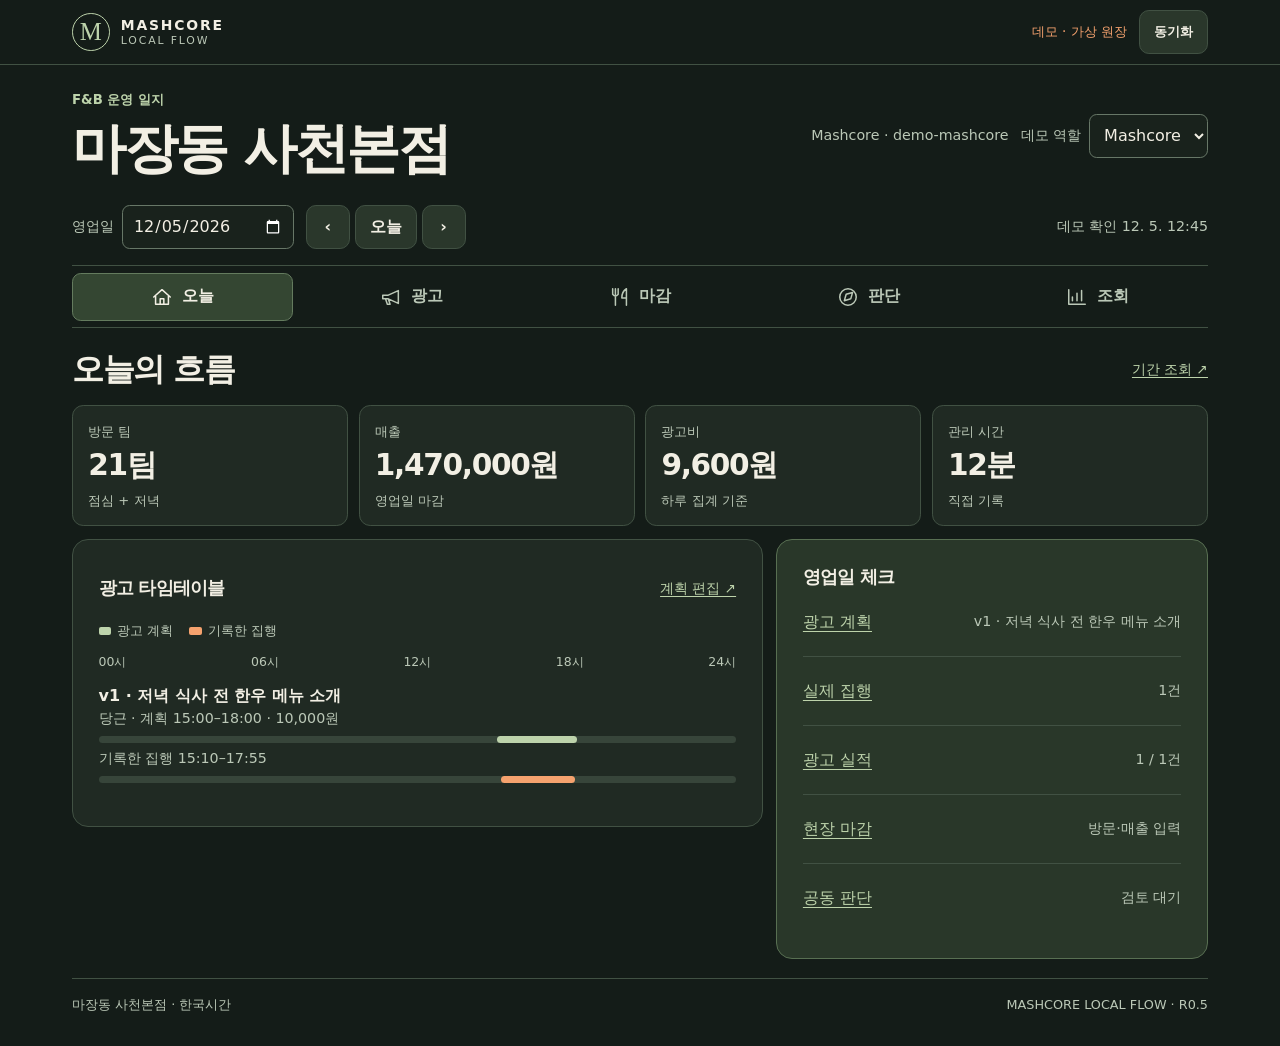
<file: apps-script/Index.html>
<!doctype html>
<html lang="ko"><head>
<meta charset="utf-8"><meta name="viewport" content="width=device-width, initial-scale=1, viewport-fit=cover">
<meta name="theme-color" content="#141c18"><meta name="color-scheme" content="dark">
<title>마장동 사천본점 · 운영 일지</title><link rel="icon" href="data:,">
<style>
:root {
  color-scheme: dark;
  --bg: #141c18;
  --panel: #202a23;
  --surface: #2a372b;
  --line: #415143;
  --paper: #f2efe4;
  --muted: #bbc8b7;
  --sage: #bdd3ab;
  --orange: #f5a26e;
  --input: #19221c;
  background: var(--bg);
  color: var(--paper);
  font: 16px/1.52 Inter,Pretendard,"Malgun Gothic",system-ui,sans-serif;
}

* {
  box-sizing: border-box;
}

body,h1,h2,h3,h4,p,dl,dd {
  margin: 0;
}

[hidden] {
  display: none!important;
}

h1,h2,h3,h4 {
  line-height: 1.22;
  letter-spacing: -.045em;
  text-wrap: balance;
}

h1 {
  font-size: clamp(1.8rem,4.4vw,3.4rem);
}

h2 {
  font-size: clamp(1.4rem,2.8vw,2rem);
}

h3 {
  font-size: 1.12rem;
}

h4 {
  font-size: 1rem;
}

.wrap {
  width: min(100% - 3rem,71rem);
  margin: auto;
}

a {
  color: var(--sage);
  text-underline-offset: .24em;
}

a:hover {
  color: #eff7d9;
}

button,a,input,select,textarea {
  touch-action: manipulation;
}

button,input,select,textarea {
  font: inherit;
}

button,select {
  cursor: pointer;
}

button {
  min-height: 44px;
  border: 1px solid var(--line);
  border-radius: .62rem;
  background: var(--surface);
  color: var(--paper);
  font-weight: 650;
  padding: .5rem .88rem;
}

button:hover {
  border-color: var(--sage);
}

button:disabled {
  opacity: .55;
  cursor: default;
}

a:focus-visible,button:focus-visible,input:focus-visible,select:focus-visible,textarea:focus-visible,[tabindex]:focus-visible {
  outline: 3px solid var(--orange);
  outline-offset: 3px;
}

.skip {
  position: absolute;
  left: .5rem;
  top: .5rem;
  transform: translateY(-180%);
  z-index: 5;
  padding: .7rem;
  background: var(--panel);
}

.skip:focus {
  transform: none;
}

.mast {
  border-bottom: 1px solid var(--line);
}

.mast-in,.brand,.sync-tools,.heading,.account,.datebar,.date-actions,.cardhead,.pagehead,footer {
  display: flex;
  align-items: center;
  justify-content: space-between;
  gap: .75rem;
}

.mast-in {
  min-height: 4rem;
}

.brand {
  justify-content: start;
  gap: .7rem;
}

.brand b,.brand small {
  display: block;
  line-height: 1.3;
}

.brand b {
  font-size: .87rem;
  letter-spacing: .13em;
}

.brand small {
  color: var(--muted);
  font-size: .68rem;
  letter-spacing: .17em;
}

.seal {
  width: 2.35rem;
  height: 2.35rem;
  display: grid;
  place-items: center;
  border: 1px solid var(--sage);
  border-radius: 50%;
  color: var(--sage);
  font: 1.55rem Georgia,serif;
}

.sync-tools {
  font-size: .84rem;
}

.sync-tools span {
  color: var(--orange);
}

.heading {
  padding: 1.55rem 0 .95rem;
}

.kicker {
  color: var(--sage);
  font-weight: 750;
  font-size: .83rem;
  margin-bottom: .35rem;
}

.account,.help,#synced,footer,.list small,.row small,.dim {
  color: var(--muted);
  font-size: .89rem;
}

.datebar {
  justify-content: start;
  flex-wrap: wrap;
  padding: .5rem 0 1rem;
}

.datebar label,.account label,.pagehead label {
  display: flex;
  align-items: center;
  gap: .5rem;
}

.datebar input {
  width: auto;
}

.date-actions {
  gap: .3rem;
}

.date-actions button {
  min-width: 44px;
}

.datebar p {
  margin-left: auto;
}

.account select,.pagehead select {
  width: auto;
}

nav {
  display: grid;
  grid-template-columns: repeat(5,1fr);
  gap: .45rem;
  border-top: 1px solid var(--line);
  border-bottom: 1px solid var(--line);
  padding: .4rem 0;
}

nav a {
  display: flex;
  align-items: center;
  justify-content: center;
  gap: .55rem;
  min-height: 48px;
  border: 1px solid transparent;
  border-radius: .55rem;
  text-decoration: none;
  color: var(--muted);
  font-weight: 650;
}

nav a:hover {
  background: var(--surface);
}

nav a[aria-current] {
  background: #344632;
  color: var(--paper);
  border-color: #647b5e;
}

nav svg {
  width: 22px;
  height: 22px;
  fill: none;
  stroke: currentColor;
  stroke-width: 1.65;
  stroke-linejoin: round;
  stroke-linecap: round;
}

.page {
  padding: 1.2rem 0;
}

.pagehead {
  margin-bottom: .85rem;
}

.pagehead a,.cardhead a {
  font-size: .85rem;
  min-height: 44px;
  display: inline-flex;
  align-items: center;
}

.columns {
  display: grid;
  grid-template-columns: minmax(0,1.6fr) minmax(0,1fr);
  gap: .85rem;
  align-items: start;
}

.equal {
  grid-template-columns: repeat(2,minmax(0,1fr));
}

.card {
  min-width: 0;
  border: 1px solid var(--line);
  border-radius: 1rem;
  background: var(--panel);
  padding: clamp(1rem,2.5vw,1.6rem);
}

.card+.card:not(.columns>.card),.columns+.card {
  margin-top: .85rem;
}

.accent {
  background: #293729;
  border-color: #586f52;
}

.card h3+.help,.verdict p {
  margin-top: .45rem;
}

.kpis {
  display: grid;
  grid-template-columns: repeat(4,minmax(0,1fr));
  gap: .65rem;
  margin: .85rem 0;
}

.kpi {
  padding: .8rem .95rem;
  border: 1px solid var(--line);
  border-radius: .7rem;
  background: var(--panel);
  min-width: 0;
}

.kpi b,.mini b {
  display: block;
  font-variant-numeric: tabular-nums;
}

.kpi b {
  font-size: clamp(1.2rem,2.5vw,1.85rem);
  letter-spacing: -.045em;
}

.kpi small {
  color: var(--muted);
  font-size: .82rem;
}

.help {
  margin: .45rem 0;
}

.legend {
  display: flex;
  gap: 1rem;
  color: var(--muted);
  font-size: .84rem;
  margin: .7rem 0;
}

.legend span:before {
  content: "";
  width: .8rem;
  height: .5rem;
  display: inline-block;
  margin-right: .35rem;
  border-radius: 2px;
  background: var(--sage);
}

.legend .actual:before {
  background: var(--orange);
}

.row,.entry,.schedule {
  padding: .75rem 0;
  border-bottom: 1px solid var(--line);
  overflow-wrap: anywhere;
}

.row:last-child,.entry:last-child,.schedule:last-child {
  border: 0;
}

.row {
  display: flex;
  align-items: center;
  justify-content: space-between;
  gap: .65rem;
}

.row a {
  min-height: 44px;
  display: inline-flex;
  align-items: center;
}

.entry strong,.entry small,.schedule small {
  display: block;
}

.entry p {
  white-space: pre-line;
  margin: .25rem 0;
}

.axis {
  display: flex;
  justify-content: space-between;
  color: var(--muted);
  font-variant-numeric: tabular-nums;
  font-size: .78rem;
}

.track {
  position: relative;
  background: #37453a;
  height: 7px;
  margin: .36rem 0;
  border-radius: 4px;
}

.track i {
  position: absolute;
  height: 100%;
  border-radius: 4px;
  background: var(--sage);
}

.track.run i {
  background: var(--orange);
}

.subsection,.verdict {
  margin-top: 1rem;
}

.subsection,form#approval {
  padding-top: 1rem;
  border-top: 1px solid var(--line);
}

form {
  margin-top: .95rem;
}

.fields {
  display: grid;
  grid-template-columns: repeat(2,minmax(0,1fr));
  gap: .8rem;
}

.fields.three {
  grid-template-columns: repeat(3,minmax(0,1fr));
}

.wide {
  grid-column: 1/-1;
}

label {
  display: grid;
  gap: .32rem;
  min-width: 0;
  color: var(--muted);
  font-size: .9rem;
}

input,select,textarea {
  display: block;
  width: 100%;
  min-width: 0;
  max-width: 100%;
  min-height: 44px;
  background: var(--input);
  color: var(--paper);
  border: 1px solid #677767;
  border-radius: .48rem;
  padding: .48rem .62rem;
  font-size: 1rem;
}

textarea {
  resize: vertical;
}

form>button {
  margin-top: 1rem;
}

.primary {
  background: var(--sage);
  color: #19261b;
  border-color: var(--sage);
}

.primary:hover {
  background: #d2e2c5;
}

.check {
  display: flex;
  gap: .6rem;
  align-items: center;
  min-height: 44px;
  line-height: 1.45;
  margin: .65rem 0;
}

.check input {
  min-height: 0;
  width: 20px;
  height: 20px;
  flex: none;
  accent-color: var(--sage);
}

fieldset {
  min-width: 0;
  border: 1px solid var(--line);
  border-radius: .55rem;
  padding: .75rem;
}

legend {
  color: var(--sage);
  font-weight: 700;
}

.meals {
  margin: .65rem 0 1rem;
}

.verdict {
  background: #30412e;
  border-left: 3px solid var(--sage);
  padding: .8rem;
}

.verdict.hold {
  background: #3a3227;
  border-color: var(--orange);
}

.mini {
  display: flex;
  flex-wrap: wrap;
  gap: .8rem;
  margin: .75rem 0;
}

.mini span {
  color: var(--muted);
  font-size: .8rem;
}

.mini b {
  font-size: 1rem;
  color: var(--paper);
}

#feedback:not(:empty),#problem {
  margin-top: .7rem;
  padding: .6rem .85rem;
  background: #293d2c;
  border-left: 3px solid var(--sage);
  overflow-wrap: anywhere;
}

#problem {
  background: #402e25;
  border-color: var(--orange);
  color: #ffdbbe;
}

.recovery button {
  margin: .4rem .4rem 0 0;
}

footer {
  border-top: 1px solid var(--line);
  padding: 1rem 0 2rem;
  flex-wrap: wrap;
  font-size: .8rem;
}

.list {
  margin-top: .6rem;
}

.page,.entry {
  scroll-margin: 1rem;
}

p,label,.row,.kpi,h3 {
  word-break: keep-all;
  overflow-wrap: anywhere;
}

@media(max-width:850px) {
  .columns,.columns.equal {
    grid-template-columns: 1fr;
  }
  .kpis {
    grid-template-columns: repeat(2,minmax(0,1fr));
  }
  .wrap {
    width: calc(100% - 2rem);
  }
}

@media(max-width:620px) {
  .wrap {
    width: calc(100% - 1.5rem);
  }
  .mast-in {
    min-height: 3.5rem;
  }
  .heading {
    align-items: start;
    gap: .5rem;
    flex-wrap: wrap;
    padding: 1.1rem 0 .5rem;
  }
  .account {
    font-size: .8rem;
  }
  .datebar {
    gap: .4rem;
  }
  .datebar p {
    margin-left: 0;
    flex-basis: 100%;
    font-size: .8rem;
  }
  .datebar label {
    gap: .3rem;
  }
  .date-actions button {
    padding: .35rem .5rem;
  }
  .datebar input {
    width: 9.6rem;
  }
  .fields.three {
    grid-template-columns: repeat(2,minmax(0,1fr));
  }
  nav {
    position: fixed;
    z-index: 3;
    bottom: 0;
    left: 0;
    width: 100%;
    background: #1d271f;
    padding: .3rem .3rem calc(.3rem + env(safe-area-inset-bottom));
    gap: .15rem;
  }
  nav a {
    flex-direction: column;
    gap: .16rem;
    min-height: 51px;
    font-size: .76rem;
  }
  nav svg {
    width: 20px;
    height: 20px;
  }
  body {
    padding-bottom: calc(72px + env(safe-area-inset-bottom));
  }
  html {
    scroll-padding-bottom: calc(78px + env(safe-area-inset-bottom));
  }
  form>button {
    width: 100%;
  }
  .page {
    padding-top: .85rem;
  }
  .kpi {
    padding: .65rem .8rem;
  }
  .pagehead {
    gap: .45rem;
  }
  .pagehead label {
    font-size: .8rem;
  }
  .pagehead select {
    max-width: 6rem;
  }
}

@media(max-width:420px) {
  .fields.three {
    grid-template-columns: 1fr;
  }
  .meals .fields {
    grid-template-columns: 1fr 1fr;
  }
  .datebar label {
    font-size: .83rem;
  }
  .sync-tools {
    gap: .4rem;
  }
  .account label {
    font-size: .8rem;
  }
  .heading .account {
    flex-wrap: wrap;
  }
  .card {
    padding: .9rem;
  }
  .page .fields {
    column-gap: .55rem;
  }
  .account #account:has(+ #demo-role-label:not([hidden])) {
    display: none;
  }
}

summary {
  min-height: 44px;
  padding: .55rem 0;
  cursor: pointer;
  color: var(--sage);
}

summary:focus-visible {
  outline: 3px solid var(--orange);
  outline-offset: 3px;
}

.account {
  min-width: 0;
  max-width: 100%;
  flex-wrap: wrap;
}

#account {
  overflow-wrap: anywhere;
}

.notice {
  position: sticky;
  top: 0;
  z-index: 2;
  background: var(--bg);
}

.notice:has(#problem:not([hidden])) {
  box-shadow: 0 2px 0 var(--line);
}

</style><script>document.addEventListener("DOMContentLoaded",function(){
(function(){
"use strict";
const modules=Object.create(null);
modules["src/config.mjs"] = (function(){
const site = { name: '마장동 사천본점', pilot: 'majang-sacheon', demo: 'demo-majang' };
const channels = { daangn: '당근', naver: '네이버', google: 'Google' };
const roles = { owner: '대표', mashcore: 'Mashcore' };
const choices = { keep: '유지 검토', revise: '수정 검토', hold: '판단 유보' };
const types = { plan: '계획', run: '집행 기록', report: '광고 실적', close: '영업 마감', opinion: '의견', decision: '공동 판단', approval: '대표 검토' };
const engineVersion = 'majang.flow/0.5.0';
const closeFields = ['lunchTeams', 'lunchRevenue', 'dinnerTeams', 'dinnerRevenue', 'minutes', 'margin', 'extraCost'];

function seoulDay(now = new Date()) {
  return new Date(now.getTime() + 9 * 3600000).toISOString().slice(0, 10);
}
function shiftDay(day, offset) {
  const date = new Date(day + 'T00:00:00Z');
  date.setUTCDate(date.getUTCDate() + offset);
  return date.toISOString().slice(0, 10);
}
function periodBounds(day, period) {
  if (period === 'week') {
    const index = (new Date(day + 'T00:00:00Z').getUTCDay() + 6) % 7;
    return [shiftDay(day, -index), shiftDay(day, 6 - index)];
  }
  if (period === 'month') {
    const start = day.slice(0, 7) + '-01';
    const end = new Date(start + 'T00:00:00Z');
    end.setUTCMonth(end.getUTCMonth() + 1, 0);
    return [start, end.toISOString().slice(0, 10)];
  }
  return [day, day];
}

return {site,channels,roles,choices,types,engineVersion,closeFields,seoulDay,shiftDay,periodBounds};
})();
modules["src/flow.mjs"] = (function(){
const { engineVersion, periodBounds } = modules["src/config.mjs"];

function last(events, type, predicate = () => true) {
  for (let i = events.length - 1; i >= 0; i--) {
    if (events[i].type === type && predicate(events[i])) return events[i];
  }
  return null;
}
function total(a, b) {
  return a == null || b == null ? null : a + b;
}
function byDay(events, day) {
  return events.filter(event => event.day === day);
}
function daily(events, day) {
  const rows = byDay(events, day);
  const close = last(rows, 'close');
  const c = close?.data;
  const runs = rows.filter(e => e.type === 'run');
  const reports = runs.map(run => last(rows, 'report', e => e.data.runId === run.id));
  const spends = reports.map(e => e?.data.spend);
  const fullDay = reports.length > 0 && reports.every((e,i)=>e && e.data.from===day+'T00:00' && e.data.to===nextMidnight(day) &&
    rows.find(p=>p.id===runs[i].data.planId)?.data.channel===e.data.channel);
  const separateChannels = new Set(reports.map(e=>e?.data.channel)).size === reports.length;
  return { day, rows, close, runs, reports, latestPlan: last(rows, 'plan'),
    teams: total(c?.lunchTeams, c?.dinnerTeams), revenue: total(c?.lunchRevenue, c?.dinnerRevenue),
    minutes: c?.minutes ?? null,
    spend: fullDay && separateChannels && spends.every(n => n != null) ? spends.reduce((a, b) => a + b, 0) : null };
}
function rangeReport(events, anchor, period) {
  const [start, end] = periodBounds(anchor, period);
  const days = [...new Set(events.map(e => e.day).filter(d => d >= start && d <= end))].sort().reverse();
  const rows = days.map(day => daily(events, day));
  const totals = {};
  for (const field of ['teams', 'revenue', 'spend', 'minutes']) {
    const known = rows.map(row => row[field]).filter(n => n !== null);
    totals[field] = { value: known.length ? known.reduce((a, b) => a + b, 0) : null, days: known.length };
  }
  return { start, end, rows, totals };
}

const reasons = {
  run: '실제 광고 시간과 집행한 계획 버전을 먼저 기록하세요.',
  report: '선택한 집행 건의 광고 실적이 필요합니다.',
  channel: '집행 계획과 실적 원천의 채널이 다릅니다.',
  period: '일 마감과 비교하려면 운영일 하루 전체의 광고 집계가 필요합니다.',
  multiple: '하루에 여러 집행 건이 있어 방문·매출을 이 광고 하나에 귀속하기 어렵습니다.',
  baseline: '비교일의 점심·저녁 마감 기록이 필요합니다.',
  closing: '운영일의 점심·저녁 마감 기록이 필요합니다.',
  missing: '광고 수치, 방문 팀, 매출 또는 비용에 미측정 항목이 있습니다.',
  conditions: '두 날짜의 영업시간·행사·휴무 조건을 확인하세요.',
  exposure: '노출 0회로 광고 효과를 비교할 근거가 부족합니다.',
  unit: '팀당 매출과 양의 단위 기여액을 확인할 수 없습니다.',
  positive: '가정 기여액이 0원 이상입니다. 현장 상황과 함께 유지 여부를 검토하세요.',
  negative: '가정 기여액이 음수입니다. 시간·소재·예산의 수정을 검토하세요.',
};

// Keep R0.4's CPC, percentage CTR, incremental contribution and ceiling break-even.
// An unknown operand remains null. The reporting window is independent of the ad run.
function evidence(events, day, selection) {
  const current = daily(events, day);
  const base = daily(events, selection.compareDay);
  const run = current.runs.find(r => r.id === selection.runId);
  const plan = run && current.rows.find(e => e.type === 'plan' && e.id === run.data.planId);
  const report = run && last(current.rows, 'report', e => e.data.runId === run.id);
  const r = report?.data, c = current.close?.data;
  const diff = current.teams != null && base.teams != null ? current.teams - base.teams : null;
  const unit = current.teams > 0 && current.revenue != null && c?.margin != null
    ? current.revenue / current.teams * c.margin / 100 : null;
  const metrics = {
    cpc: r?.clicks > 0 && r.spend != null ? r.spend / r.clicks : null,
    ctr: r?.impressions > 0 && r.clicks != null ? r.clicks / r.impressions * 100 : null,
    difference: diff, contribution: null, breakEven: null,
  };
  let reason;
  if (!run || !plan) reason = 'run';
  else if (!report) reason = 'report';
  else if (r.channel !== plan.data.channel) reason = 'channel';
  else if (r.from !== day + 'T00:00' || r.to !== nextMidnight(day)) reason = 'period';
  else if (current.runs.length !== 1) reason = 'multiple';
  else if (!base.close) reason = 'baseline';
  else if (!current.close) reason = 'closing';
  else if ([r.spend,r.impressions,r.clicks,current.teams,current.revenue,base.teams,base.revenue,c.margin,c.extraCost].some(x => x == null)) reason = 'missing';
  else if (!selection.comparable) reason = 'conditions';
  else if (r.impressions === 0) reason = 'exposure';
  else if (!(unit > 0)) reason = 'unit';
  else {
    metrics.contribution = diff * unit - r.spend - c.extraCost;
    metrics.breakEven = Math.ceil((r.spend + c.extraCost) / unit);
    reason = metrics.contribution >= 0 ? 'positive' : 'negative';
  }
  const suggested = reason === 'positive' ? 'keep' : reason === 'negative' ? 'revise' : 'hold';
  const snapshot = e => e ? { id:e.id, version:e.version, planRevision:e.snapshot?.planRevision ?? null, at:e.updatedAt, data:{...e.data} } : null;
  return { engineVersion, suggested, reason, description: reasons[reason], metrics, day,
    compareDay: selection.compareDay, comparable: selection.comparable,
    plan: snapshot(plan), run: snapshot(run), report: snapshot(report),
    close: snapshot(current.close), baseline: snapshot(base.close) };
}
function nextMidnight(day) {
  const d = new Date(day + 'T00:00:00Z');
  d.setUTCDate(d.getUTCDate() + 1);
  return d.toISOString().slice(0, 10) + 'T00:00';
}

return {last,total,byDay,daily,rangeReport,reasons,evidence,nextMidnight};
})();
modules["src/ledger.mjs"] = (function(){
const { channels, choices, closeFields, roles, site, types } = modules["src/config.mjs"];
const { byDay, evidence, last } = modules["src/flow.mjs"];

function fail(code, message) {
  throw new Error('[' + code + '] ' + message);
}
function check(ok, message) { if (!ok) fail('INVALID', message); }
function validDay(value) {
  if (typeof value !== 'string' || !/^\d{4}-\d{2}-\d{2}$/.test(value)) return false;
  const d = new Date(value + 'T00:00:00Z');
  return Number.isFinite(d.getTime()) && d.toISOString().slice(0,10) === value;
}
function key(value) { return typeof value === 'string' && /^[a-zA-Z0-9][a-zA-Z0-9_-]{0,79}$/.test(value); }
function known(table,value) { return typeof value==='string' && Object.hasOwn(table,value); }
function shape(obj, keys) {
  check(obj && typeof obj === 'object' && !Array.isArray(obj) &&
    Object.keys(obj).length === keys.length && keys.every(k => Object.hasOwn(obj,k)), '요청 항목과 형식을 확인하세요.');
}
function number(value, max, decimal = false) {
  check(value === null || (Number.isFinite(value) && value >= 0 && value <= max &&
    Number.isInteger(decimal ? value * 10 : value)), '숫자 범위를 확인하세요. 미측정은 빈칸으로 둡니다.');
}
function textValue(value, limit) { check(typeof value === 'string' && value.trim() && value.length <= limit, '필수 문구와 글자 수를 확인하세요.'); }
function time(value) { return typeof value === 'string' && /^([01]\d|2[0-3]):[0-5]\d$/.test(value); }
function windowTimes(d) { check(time(d.start) && (time(d.end) || d.end === '24:00') && d.start < d.end, '종료 시각을 시작 이후로 입력하세요.'); }
function dateTime(v) { return typeof v === 'string' && v.length === 16 && v[10] === 'T' && validDay(v.slice(0,10)) && time(v.slice(11)); }
function same(a,b) {
  if (a === b) return true;
  if (!a || !b || typeof a !== 'object' || typeof b !== 'object') return false;
  const keys = Object.keys(a);
  return keys.length === Object.keys(b).length && keys.every(k => Object.hasOwn(b,k) && same(a[k],b[k]));
}
function authorize(actor, mode, businessId) {
  if (!actor || !key(actor.id) || !known(roles,actor.role) || !['demo','pilot'].includes(mode) ||
      actor.mode !== mode || actor.businessId !== businessId || site[mode] !== businessId) {
    fail('AUTH','승인된 사용자와 사업장을 확인하세요.');
  }
}
const fields = {
  plan: ['channel','creative','hypothesis','start','end','budget'],
  run: ['planId','start','end'],
  report: ['runId','channel','from','to','spend','impressions','clicks'],
  close: closeFields,
  opinion: ['note'],
  decision: ['runId','compareDay','baselineId','comparable','choice','note'],
  approval: ['decisionId','status','note'],
};
// Validate the stored envelope and links without recomputing historical decisions.
function verifyJournal(events, mode, businessId) {
  const seen=new Map(), versions=new Map(), planRevisions=new Map(), closes=new Map(), reports=new Map();
  const bad=()=>fail('CORRUPT','원장 행 또는 연결된 기록이 누락됐습니다. 저장소를 확인하세요.');
  if (!Array.isArray(events)) bad();
  for (const e of events) {
    if (!e || !key(e.id) || seen.has(e.id) || e.businessId!==businessId || e.mode!==mode || !validDay(e.day) ||
        !key(e.actorId) || !known(roles,e.role) || !Number.isFinite(Date.parse(e.updatedAt)) ||
        e.version!==(versions.get(e.day) || 0)+1 || !known(fields,e.type)) bad();
    try { validateData(e.type,e.data,e.day); } catch { bad(); }
    const s=e.snapshot;
    if (e.type==='plan') {
      if (s?.planRevision !== (planRevisions.get(e.day) || 0)+1) bad();
      planRevisions.set(e.day,s.planRevision);
    }
    if (e.type==='run' || e.type==='report' || e.type==='approval') {
      const [id,type]=e.type==='run'?[e.data.planId,'plan']:e.type==='report'?[e.data.runId,'run']:[e.data.decisionId,'decision'];
      const parent=seen.get(id);
      if(parent?.type!==type || parent.day!==e.day) bad();
      if(e.type==='approval' && e.role!=='owner') bad();
      if(e.type!=='approval' && (s?.planRevision!==parent.snapshot.planRevision || s?.planId!==(type==='plan'?parent.id:parent.data.planId))) bad();
    }
    if (e.type==='close') closes.set(e.day,e);
    if (e.type==='report') reports.set(e.data.runId,e);
    if (e.type==='decision') {
      const d=e.data, run=seen.get(d.runId), baseline=closes.get(d.compareDay);
      if (!s?.engineVersion || !known(choices,s.suggested) || !s.metrics || typeof s.description!=='string' ||
          s.day!==e.day || s.compareDay!==d.compareDay || s.comparable!==d.comparable ||
          (baseline?.id ?? null)!==d.baselineId || (d.runId!==null && (run?.type!=='run' || run.day!==e.day))) bad();
      for (const metric of ['cpc','ctr','difference','contribution','breakEven']) {
        if (s.metrics[metric]!==null && !Number.isFinite(s.metrics[metric])) bad();
      }
      const sources={plan:seen.get(run?.data.planId),run,report:reports.get(d.runId),close:closes.get(e.day),baseline};
      for (const [field,source] of Object.entries(sources)) {
        const saved=s[field];
        if (!source) { if(saved!==null) bad(); continue; }
        if (saved?.id!==source.id || saved.version!==source.version || saved.at!==source.updatedAt ||
            saved.planRevision!==(source.snapshot?.planRevision ?? null) || !same(saved.data,source.data)) bad();
      }
    }
    seen.set(e.id,e);versions.set(e.day,e.version);
  }
}
function target(rows,id,type) {
  const e = rows.find(row => row.id === id && row.type === type);
  check(e, '같은 영업일의 대상 기록을 선택하세요.');
  return e;
}

function validateData(type,d,day) {
  shape(d, fields[type]);
  switch (type) {
    case 'plan':
      check(known(channels,d.channel),'계획 채널을 선택하세요.');
      textValue(d.creative,100); textValue(d.hypothesis,300); windowTimes(d);
      number(d.budget,10000000); check(d.budget !== null,'계획 예산을 입력하세요.');
      break;
    case 'run':
      check(key(d.planId),'집행 당시 계획을 선택하세요.'); windowTimes(d);
      break;
    case 'report':
      check(key(d.runId) && known(channels,d.channel),'집행과 성과 원천 채널을 선택하세요.');
      check(dateTime(d.from) && dateTime(d.to) && d.from < d.to, '광고 실적 집계 시작과 종료를 확인하세요.');
      for (const k of ['spend','impressions','clicks']) number(d[k],100000000);
      check([d.spend,d.impressions,d.clicks].some(v=>v!==null),'실측한 광고 수치를 하나 이상 입력하세요.');
      check(d.clicks === null || d.impressions === null || d.clicks <= d.impressions,'클릭 수는 노출 수 이하여야 합니다.');
      break;
    case 'close':
      for (const k of closeFields) {
        const max = {lunchTeams:100000,dinnerTeams:100000,minutes:1440,margin:100}[k] ?? 100000000;
        number(d[k],max,k === 'margin');
      }
      check(closeFields.some(k=>d[k]!==null),'실측한 마감 항목을 하나 이상 입력하세요.');
      for (const meal of ['lunch','dinner']) check(d[meal+'Teams'] !== 0 || !(d[meal+'Revenue'] > 0),'방문 0팀인 구간의 매출을 확인하세요.');
      break;
    case 'opinion': textValue(d.note,500); break;
    case 'decision':
      check((d.runId===null || key(d.runId)) && (d.baselineId===null || key(d.baselineId)) && known(choices,d.choice),'검토할 집행·비교 마감·판단을 확인하세요.');
      check(validDay(d.compareDay) && d.compareDay<day && typeof d.comparable==='boolean','앞선 비교일과 영업 조건을 확인하세요.');
      textValue(d.note,500);
      break;
    case 'approval':
      check(key(d.decisionId) && ['approved','deferred'].includes(d.status),'판단과 승인 상태를 선택하세요.');
      textValue(d.note,300);
      break;
  }
}

// The host serializes calls and appends exactly one returned event before acknowledging.
function prepare(events, cmd, actor, updatedAt) {
  shape(cmd, ['id','businessId','mode','day','expected','type','data']);
  authorize(actor, cmd.mode, cmd.businessId);
  check(key(cmd.id) && validDay(cmd.day) && Number.isSafeInteger(cmd.expected) && cmd.expected >= 0, '저장 ID·영업일·버전을 확인하세요.');
  check(known(types,cmd.type), '기록 종류를 확인하세요.');
  if (cmd.type === 'approval' && actor.role !== 'owner') fail('FORBIDDEN','대표만 승인 또는 보류할 수 있습니다.');
  const d=cmd.data;
  const existing=events.find(e => e.id === cmd.id);
  if (existing) {
    if (existing.actorId !== actor.id || existing.mode !== cmd.mode || existing.businessId !== cmd.businessId ||
      existing.day !== cmd.day || existing.type !== cmd.type || existing.version !== cmd.expected+1 || !same(existing.data,d)) {
      fail('ID_CONFLICT','다른 요청에 사용된 저장 ID입니다.');
    }
    return {event:existing,replay:true};
  }
  validateData(cmd.type,d,cmd.day);
  const scoped=events.filter(e=>e.mode===actor.mode && e.businessId===actor.businessId);
  const rows=byDay(scoped,cmd.day);
  if (cmd.expected!==rows.length) fail('CONFLICT','다른 저장이 먼저 반영됐습니다. 동기화 후 입력값을 확인하세요.');
  let snapshot=null, previous=null;
  switch (cmd.type) {
    case 'plan':
      previous=last(rows,'plan');
      snapshot={planRevision:rows.filter(e=>e.type==='plan').length+1};
      break;
    case 'run': {
      const plan=target(rows,d.planId,'plan');
      check(!rows.some(e=>e.type==='run' && e.data.planId===d.planId),'이 계획 버전의 집행은 이미 기록됐습니다.');
      snapshot={planId:plan.id,planRevision:plan.snapshot.planRevision};
      break;
    }
    case 'report': {
      const run=target(rows,d.runId,'run');
      check(d.from<cmd.day+'T'+run.data.end && d.to>cmd.day+'T'+run.data.start,'집계 기간과 실제 집행 시간이 겹쳐야 합니다.');
      snapshot={planId:run.data.planId,planRevision:run.snapshot.planRevision};
      previous=last(rows,'report',e=>e.data.runId===d.runId);
      break;
    }
    case 'close': previous=last(rows,'close'); break;
    case 'opinion': previous=last(rows,'opinion',e=>e.actorId===actor.id); break;
    case 'decision': {
      if (d.runId!==null) target(rows,d.runId,'run');
      snapshot=evidence(scoped,cmd.day,d);
      if ((snapshot.baseline?.id ?? null)!==d.baselineId) fail('CONFLICT','비교일 마감이 변경됐습니다. 동기화 후 다시 검토하세요.');
      check(snapshot.suggested!=='hold' || d.choice==='hold','근거가 부족해 판단 유보만 기록할 수 있습니다.');
      const prior=last(rows,'decision',e=>e.actorId===actor.id);
      if(prior && same(prior.snapshot,snapshot)) previous=prior;
      break;
    }
    case 'approval':
      target(rows,d.decisionId,'decision');
      check(!last(rows,'approval',e=>e.data.decisionId===d.decisionId),'이미 대표 검토가 끝난 판단입니다.');
      break;
  }
  if (previous && same(previous.data,d)) fail('UNCHANGED','이미 같은 내용이 기록되어 있습니다.');
  return {replay:false, event:{ id:cmd.id, businessId:actor.businessId, mode:actor.mode, day:cmd.day,
    version:rows.length+1, type:cmd.type, data:{...d}, actorId:actor.id, role:actor.role, updatedAt, snapshot }};
}

return {fail,validDay,authorize,fields,verifyJournal,prepare};
})();
modules["src/demo.mjs"] = (function(){
const { site, shiftDay, seoulDay } = modules["src/config.mjs"];
const { prepare, verifyJournal } = modules["src/ledger.mjs"];
const { nextMidnight } = modules["src/flow.mjs"];

const demoKey = 'mashcore.localflow.r05.demo.events.v1';
function demoActor(role) {
  return {id: role === 'owner' ? 'demo-owner' : 'demo-mashcore', role, mode:'demo', businessId:site.demo};
}
function demoSeed(today = seoulDay()) {
  const events = [], actor = demoActor('mashcore');
  function add(day,id,type,data) {
    const cmd={id,businessId:site.demo,mode:'demo',day,expected:events.filter(e=>e.day===day).length,type,data};
    events.push(prepare(events,cmd,actor,day+'T09:00:00.000Z').event);
  }
  const close={lunchTeams:8,lunchRevenue:560000,dinnerTeams:10,dinnerRevenue:700000,minutes:14,margin:40,extraCost:1000};
  add(shiftDay(today,-7),'sample-base','close',close);
  add(today,'sample-plan','plan',{channel:'daangn',creative:'저녁 식사 전 한우 메뉴 소개',hypothesis:'저녁 메뉴를 미리 본 손님의 방문이 늘어나는지 확인한다.',start:'15:00',end:'18:00',budget:10000});
  add(today,'sample-run','run',{planId:'sample-plan',start:'15:10',end:'17:55'});
  add(today,'sample-report','report',{runId:'sample-run',channel:'daangn',from:today+'T00:00',to:nextMidnight(today),spend:9600,impressions:3300,clicks:44});
  add(today,'sample-close','close',{...close,dinnerTeams:13,dinnerRevenue:910000,minutes:12});
  return events;
}
function readEvents() {
  const text=localStorage.getItem(demoKey);
  if (text===null) return null;
  let journal;
  try { journal=JSON.parse(text); } catch { throw Error('[CORRUPT] 데모 원장을 읽을 수 없습니다.'); }
  if (journal?.mode!=='demo' || journal.schema!==1) throw Error('[CORRUPT] 데모 저장 형식을 확인하세요.');
  verifyJournal(journal.events,'demo',site.demo);
  return journal.events;
}
function demoGateway(role='mashcore') {
  const actor=demoActor(role);
  async function transaction(command) {
    if (!navigator.locks) throw Error('[STORE] 데모 저장에는 localhost 또는 HTTPS와 Web Locks 지원 브라우저가 필요합니다.');
    return navigator.locks.request(demoKey,()=>{
      const saved=readEvents(), events=saved ?? demoSeed();
      let write=saved===null;
      if (command) {
        const prepared=prepare(events,command,actor,new Date().toISOString());
        if (!prepared.replay) { events.push(prepared.event); write=true; }
      }
      if (write) localStorage.setItem(demoKey,JSON.stringify({schema:1,mode:'demo',events}));
      return {ok:true,mode:'demo',businessId:site.demo,actor,events,syncedAt:new Date().toISOString(),acceptedId:command?.id ?? null};
    });
  }
  return {load:()=>transaction(null),save:transaction};
}

return {demoKey,demoActor,demoSeed,demoGateway};
})();
modules["src/connection.mjs"] = (function(){
const { site } = modules["src/config.mjs"];
const { demoGateway } = modules["src/demo.mjs"];
const { prepare, verifyJournal } = modules["src/ledger.mjs"];

function rpc(method, arg) {
  return new Promise((resolve,reject)=>{
    const timer=setTimeout(()=>reject(Error('[STORE] 응답 지연 · 같은 요청을 다시 확인하세요.')),30000);
    const run=google.script.run.withSuccessHandler(result=>{clearTimeout(timer);resolve(result);})
      .withFailureHandler(error=>{clearTimeout(timer);reject(Error(error.message || '원장 응답 오류'));});
    run[method](arg);
  });
}
async function connect(demoRole) {
  if (typeof google === 'undefined' || !google.script?.run) {
    const gateway=demoGateway(demoRole);
    return {gateway, initial:await gateway.load()};
  }
  const gateway={load:()=>rpc('loadPilot',site.pilot),save:cmd=>rpc('savePilot',cmd)};
  const initial=await gateway.load();
  if (initial?.ok===true && initial.mode==='demo') {
    const demo=demoGateway(demoRole);
    return {gateway:demo,initial:await demo.load()};
  }
  return {gateway,initial};
}
function acknowledge(reply, actor, request=null) {
  if (reply?.ok!==true || !actor || reply.mode!==actor.mode || reply.businessId!==actor.businessId ||
    reply.actor?.id!==actor.id || reply.actor.role!==actor.role || reply.actor.mode!==actor.mode ||
    reply.actor.businessId!==actor.businessId || !Array.isArray(reply.events) ||
    !Number.isFinite(Date.parse(reply.syncedAt)) || (request && (reply.acceptedId!==request.id ||
      !reply.events.some(e=>e.id===request.id && e.actorId===actor.id && e.type===request.type && e.day===request.day)))) {
    throw Error('[STORE] 저장소의 확인 응답이 올바르지 않습니다.');
  }
  verifyJournal(reply.events,actor.mode,actor.businessId);
  if (request) {
    try { if (!prepare(reply.events,request,actor,reply.syncedAt).replay) throw Error(); }
    catch { throw Error('[STORE] 원장의 확인 응답과 보낸 기록이 다릅니다. 동기화 후 재확인하세요.'); }
  }
  return reply;
}

return {connect,acknowledge};
})();
modules["src/view.mjs"] = (function(){
const { channels, choices, roles, types } = modules["src/config.mjs"];
const { daily, last, rangeReport } = modules["src/flow.mjs"];
const $ = id => document.getElementById(id);
function el(tag, text, css) {
  const n=document.createElement(tag);
  if (text!=null) n.textContent=text;
  if (css) n.className=css;
  return n;
}
const fmt = new Intl.NumberFormat('ko-KR',{maximumFractionDigits:0});
const timeFmt = new Intl.DateTimeFormat('ko-KR',{timeZone:'Asia/Seoul',month:'numeric',day:'numeric',hour:'2-digit',minute:'2-digit',hour12:false});
const stamp = iso => timeFmt.format(new Date(iso));
const amount = (n,unit) => n==null ? '미측정' : fmt.format(n)+unit;
const planName = e => 'v'+e.snapshot.planRevision+' · '+e.data.creative;
const runName = e => '계획 v'+e.snapshot.planRevision+' · '+e.data.start+'–'+e.data.end;
function options(select, entries, selected, empty='대기 중인 기록 없음') {
  select.replaceChildren(...(entries.length? entries:[['',empty]]).map(([id,label])=>new Option(label,id)));
  if (entries.some(([id])=>id===selected)) select.value=selected;
}
function fill(form, values) {
  for (const input of form.elements) {
    if (!input.name || !Object.hasOwn(values,input.name)) continue;
    if (input.type==='checkbox') input.checked=values[input.name];
    else input.value=values[input.name] ?? '';
  }
}
function readForm(form) {
  const field={};
  for (const x of form.elements) {
    if (!x.name) continue;
    if (x.type==='number') field[x.name]=x.value===''?null:x.valueAsNumber;
    else if (x.type==='checkbox') field[x.name]=x.checked;
    else field[x.name]=x.value.trim();
  }
  return field;
}
function cards(id,items) {
  $(id).replaceChildren(...items.map(([label,value,sub])=>{
    const d=el('div',null,'kpi'); d.append(el('small',label),el('b',value),el('small',sub)); return d;
  }));
}
function nodeList(id,entries,empty) {
  $(id).replaceChildren(...(entries.length?entries:[el('p',empty,'help')]));
}
function entry(title, desc, meta) {
  const row=el('div',null,'entry'); row.append(el('strong',title));
  if (desc) row.append(el('p',desc));
  if (meta) row.append(el('small',meta));
  return row;
}
function info(e) { return roles[e.role]+' · '+e.actorId+' · '+stamp(e.updatedAt); }
function minutes(t) { const [h,m]=t.split(':').map(Number); return h*60+m; }
function track(start,end,kind) {
  const line=el('div',null,'track '+kind), bar=el('i');
  line.setAttribute('aria-hidden','true');
  bar.style.left=minutes(start)/1440*100+'%'; bar.style.width=(minutes(end)-minutes(start))/1440*100+'%';
  line.append(bar);return line;
}
function dashboard(d) {
  cards('today-kpis',[
    ['방문 팀',amount(d.teams,'팀'),'점심 + 저녁'],['매출',amount(d.revenue,'원'),'영업일 마감'],
    ['광고비',amount(d.spend,'원'),'하루 집계 기준'],['관리 시간',amount(d.minutes,'분'),'직접 기록'],
  ]);
  const plans=d.rows.filter(e=>e.type==='plan');
  const visible=plans.filter(p=>p===d.latestPlan || d.runs.some(r=>r.data.planId===p.id));
  const schedules=visible.map(p=>{
    const row=el('div',null,'schedule'), run=d.runs.find(e=>e.data.planId===p.id);
    row.append(el('strong',planName(p)),el('small',channels[p.data.channel]+' · 계획 '+p.data.start+'–'+p.data.end+' · '+amount(p.data.budget,'원'),'dim'),track(p.data.start,p.data.end,'plan'));
    if (run) row.append(el('small','기록한 집행 '+run.data.start+'–'+run.data.end,'dim'),track(run.data.start,run.data.end,'run'));
    return row;
  });
  const axis=el('div',null,'axis'); for(const t of ['00시','06시','12시','18시','24시']) axis.append(el('span',t));
  nodeList('timeline',schedules.length?[axis,...schedules]:[],'아직 계획이 없습니다. 광고 메뉴에서 첫 계획을 저장하세요.');
  const decision=last(d.rows,'decision');
  const steps=[['광고 계획',d.latestPlan?planName(d.latestPlan):'작성 대기','ads'],['실제 집행',d.runs.length+'건','ads'],
    ['광고 실적',d.reports.filter(Boolean).length+' / '+d.runs.length+'건','ads'],['현장 마감',d.close?(d.teams!=null&&d.revenue!=null?'방문·매출 입력':'부분 입력'):'입력 대기','closing'],
    ['공동 판단',decision?choices[decision.data.choice]:'검토 대기','review']];
  $('checklist').replaceChildren(...steps.map(([title,status,tab])=>{
    const row=el('div',null,'row'),a=el('a',title);a.href='#'+tab;row.append(a,el('small',status));return row;
  }));
  nodeList('plans',plans.slice().reverse().map(p=>entry(planName(p),channels[p.data.channel]+' · '+p.data.start+'–'+p.data.end+' · '+amount(p.data.budget,'원'),info(p))),'저장된 계획이 없습니다.');
}
function recommendation(facts) {
  const verdict=$('recommendation'); verdict.classList.toggle('hold',facts.suggested==='hold');
  verdict.replaceChildren(el('strong',choices[facts.suggested]),el('p',facts.description));
  if(facts.plan) verdict.append(el('small','집행 계획 v'+facts.plan.planRevision+' · '+facts.plan.data.creative,'dim'));
  const m=facts.metrics;
  const fields=[['클릭당 비용',amount(m.cpc,'원')],['클릭률',m.ctr==null?'미측정':m.ctr.toFixed(2)+'%'],
    ['방문 차이',amount(m.difference,'팀')],['손익분기',amount(m.breakEven,'팀')],['가정 기여액',amount(m.contribution,'원')]];
  $('evidence-metrics').replaceChildren(...fields.map(([label,v])=>{const n=el('span',label);n.append(el('b',v));return n;}));
}
function collaborationHistory(rows) {
  nodeList('opinions',rows.filter(e=>e.type==='opinion').reverse().map(e=>entry(roles[e.role]+' 의견',e.data.note,info(e))),'남긴 의견이 없습니다.');
  nodeList('decisions',rows.filter(e=>e.type==='decision').reverse().map(e=>{
    const f=e.snapshot, approval=last(rows,'approval',a=>a.data.decisionId===e.id);
    const n=entry(choices[e.data.choice]+' · '+(approval?(approval.data.status==='approved'?'대표 승인':'대표 보류'):'승인 대기'),e.data.note,info(e));
    const detail=el('details');detail.append(el('summary','저장 당시 판단 근거'));
    detail.append(el('p',f.engineVersion+' · 당시 제안 '+choices[f.suggested]+' · '+f.description),
      el('p','비교일 '+f.compareDay+' · 가정 기여액 '+amount(f.metrics.contribution,'원')),
      el('p',f.plan?'계획 v'+f.plan.planRevision+' · '+f.plan.data.creative+' · 예산 '+amount(f.plan.data.budget,'원'):'집행 계획 미확인'));
    if(f.report) detail.append(el('p','실적 집계 '+f.report.data.from.replace('T',' ')+' ~ '+f.report.data.to.replace('T',' ')+' · '+amount(f.report.data.spend,'원')));
    if(approval) detail.append(el('p','대표 검토 · '+approval.data.note+' · '+info(approval)));
    n.append(detail);return n;
  }),'기록한 판단이 없습니다.');
}
function records(events,day,period) {
  const r=rangeReport(events,day,period);
  $('range-title').textContent=r.start+' ~ '+r.end+' · 기록된 영업일 '+r.rows.length+'일 · 지표별 측정일 합계';
  const labels={teams:['방문 팀','팀'],revenue:['매출','원'],spend:['광고비','원'],minutes:['관리 시간','분']};
  cards('range-kpis',Object.entries(labels).map(([key,[name,unit]])=>[name,amount(r.totals[key].value,unit),'측정 '+r.totals[key].days+'일']));
  nodeList('range-days',r.rows.map(d=>{
    const row=el('div',null,'row'),b=el('button',d.day);b.type='button';b.dataset.openDay=d.day;
    row.append(b,el('small','방문 '+amount(d.teams,'팀')+' · 매출 '+amount(d.revenue,'원')));return row;
  }),'이 기간에 저장한 기록이 없습니다.');
  nodeList('events',daily(events,day).rows.slice().reverse().map(e=>{
    const d=e.data;
    const desc={plan:()=>planName(e),run:()=>runName(e),report:()=>channels[d.channel]+' · '+amount(d.spend,'원')+' · '+d.from+' ~ '+d.to,
      close:()=>'점심 '+amount(d.lunchTeams,'팀')+' / '+amount(d.lunchRevenue,'원')+' · 저녁 '+amount(d.dinnerTeams,'팀')+' / '+amount(d.dinnerRevenue,'원')+' · 관리 '+amount(d.minutes,'분'),
      decision:()=>choices[d.choice]+' · '+d.note,opinion:()=>d.note,approval:()=>(d.status==='approved'?'승인':'보류')+' · '+d.note};
    return entry(types[e.type]+' · 원장 '+e.version,desc[e.type](),info(e));
  }),'선택한 날짜의 원장이 비어 있습니다.');
}

return {$,el,stamp,amount,planName,runName,options,fill,readForm,dashboard,recommendation,collaborationHistory,records};
})();
modules["src/app.mjs"] = (function(){
const { channels, choices, closeFields, roles, seoulDay, shiftDay, types } = modules["src/config.mjs"];
const { byDay, daily, evidence, last, nextMidnight } = modules["src/flow.mjs"];
const { authorize, prepare, validDay } = modules["src/ledger.mjs"];
const { acknowledge, connect } = modules["src/connection.mjs"];
const { $, collaborationHistory, dashboard, fill, options, planName, readForm, recommendation, records, runName, stamp } = modules["src/view.mjs"];

const forms=['plan','run','report','close','decision','opinion','approval'];
const tabs=['today','ads','closing','review','records'];
let day=seoulDay(), actor=null, events=[], gateway=null, busy=false, pending=null, conflict=null;
let tab='today';
const drafts=new Map(), targets=new Map();
const scope=()=>[actor?.mode,actor?.id,day].join('/');
const targetKey=(type)=>scope()+'/'+type;
const formKey=type=>targetKey(type)+(type==='report'?'/'+($(type).elements.runId.value || ''):'');
function context(type) { return drafts.get(formKey(type)); }
function alertText(t) { $('problem').textContent=t; $('problem').hidden=!t; }
function message(t) { $('feedback').textContent=t; }
function current() { return daily(events,day); }
function changeTab(focus=false) {
  const requested=location.hash.slice(1);
  tab=tabs.includes(requested)?requested:'today';
  for (const id of tabs) {
    $('page-'+id).hidden=id!==tab;
    const link=document.querySelector('[data-tab="'+id+'"]');
    if(id===tab) link.setAttribute('aria-current','page');else link.removeAttribute('aria-current');
  }
  if (focus) $('title-'+tab).focus();
}
function selectTarget(type,field,items,empty) {
  const select=$(type).elements[field];
  const wanted=targets.get(targetKey(type)) ?? items[0]?.[0];
  options(select,items,wanted,empty);
  targets.set(targetKey(type),select.value);
  return select.value;
}
function redrawDecision() {
  const f=$('decision'), draft=context('decision'), values=readForm(f);
  const selection={runId:values.runId || null,compareDay:values.compareDay,comparable:values.comparable};
  const facts=evidence(events,day,selection);
  const selected=facts.suggested==='hold' ? 'hold' : draft?.manualChoice ?? facts.suggested;
  options(f.elements.choice,Object.entries(choices),selected);
  for(const option of f.elements.choice.options) option.disabled=facts.suggested==='hold' && option.value!=='hold';
  f.elements.choice.value=selected;
  if(draft) draft.values.choice=selected;
  recommendation(facts);
}
function paint() {
  if (!actor) return;
  const d=current(), plans=d.rows.filter(e=>e.type==='plan').reverse();
  const defaults=d.latestPlan?.data ?? {channel:'daangn',creative:'',hypothesis:'',start:'15:00',end:'18:00',budget:null};
  fill($('plan'),context('plan')?.values ?? defaults);
  const unused=plans.filter(p=>!d.runs.some(r=>r.data.planId===p.id));
  selectTarget('run','planId',unused.map(e=>[e.id,planName(e)]),'새 계획 버전 필요');
  const runDraft=context('run')?.values;
  fill($('run'),runDraft && unused.some(p=>p.id===runDraft.planId)?runDraft:{start:'',end:''});
  const matches=d.runs.slice().reverse().map(e=>[e.id,runName(e)]);
  const runId=selectTarget('report','runId',matches,'집행 기록 필요');
  const linked=d.runs.find(e=>e.id===runId);
  const reported=last(d.rows,'report',e=>e.data.runId===runId);
  const planned=plans.find(p=>p.id===linked?.data.planId);
  fill($('report'),context('report')?.values ?? reported?.data ?? {channel:planned?.data.channel ?? 'daangn',from:day+'T00:00',to:nextMidnight(day),spend:null,impressions:null,clicks:null});
  fill($('close'),context('close')?.values ?? d.close?.data ?? Object.fromEntries(closeFields.map(k=>[k,null])));
  const decisionDraft=context('decision')?.values;
  options($('decision').elements.runId,matches,decisionDraft?.runId ?? matches[0]?.[0],'집행 기록 없음');
  fill($('decision'),decisionDraft ?? {compareDay:shiftDay(day,-7),comparable:false,note:''});
  $('decision').elements.compareDay.max=shiftDay(day,-1);
  redrawDecision();
  fill($('opinion'),context('opinion')?.values ?? {note:''});
  const open=d.rows.filter(e=>e.type==='decision'&&!d.rows.some(a=>a.type==='approval'&&a.data.decisionId===e.id)).reverse();
  selectTarget('approval','decisionId',open.map(e=>[e.id, choices[e.data.choice]+' · '+e.data.note]),'승인 대기 판단 없음');
  const approval=context('approval')?.values;
  fill($('approval'),approval && open.some(e=>e.id===approval.decisionId)?approval:{status:'approved',note:''});
  $('approval').hidden=actor.role!=='owner' || !open.length;
  $('approval-hint').textContent=!open.length?'승인 대기 중인 판단이 없습니다.':actor.role!=='owner'?'대표 계정에서 승인 또는 보류할 수 있습니다.':'';
  dashboard(d);collaborationHistory(d.rows);records(events,day,$('period').value);
  controls();
}
function controls() {
  for (const type of forms) {
    const form=$(type), needsTarget=(type==='run'&&!form.elements.planId.value)||(type==='report'&&!form.elements.runId.value);
    for (const control of form.elements) {
      control.disabled=!actor || busy || !!pending || (type==='approval' && actor.role!=='owner') ||
        (control.tagName==='BUTTON' && needsTarget);
    }
  }
  $('sync').disabled=busy; $('demo-role').disabled=busy||!!pending;
  for(const id of ['day','prev','next-day','today']) $(id).disabled=busy;
  $('retry').hidden=!pending || busy; $('resolve').hidden=!conflict || busy || !!pending;
}
function draftFor(type, changed='') {
  const key=formKey(type), prior=drafts.get(key);
  const values=readForm($(type));
  const base=type==='decision'?last(byDay(events,values.compareDay),'close')?.id ?? null:null;
  const baselineId=prior && prior.values.compareDay===values.compareDay ? prior.baselineId : base;
  const manualChoice=changed==='choice'?values.choice:prior?.manualChoice;
  const draft={values, expected:prior?.expected ?? current().rows.length, baselineId, manualChoice};
  drafts.set(key,draft);return draft;
}
function selectDay(value) {
  if (!validDay(value)) { $('day').value=day;return; }
  day=value;$('day').value=day;paint();message('');
}
function pendingKey(){ return 'mashcore.r05.pending.'+actor.mode+'.'+actor.businessId+'.'+actor.id; }
function remember(value) {
  pending=value;
  try { if(value) sessionStorage.setItem(pendingKey(),JSON.stringify(value));else sessionStorage.removeItem(pendingKey()); } catch { /* The open tab can still retry. */ }
}
function accept(reply, request=null) {
  acknowledge(reply,actor,request);
  events=reply.events;
  $('synced').textContent=(actor.mode==='demo'?'데모 확인 ':'마지막 동기화 ')+stamp(reply.syncedAt);
  $('mode').textContent=actor.mode==='demo'?'데모 · 가상 원장':'실증 · Sheets';
  $('account').textContent=roles[actor.role]+' · '+actor.id;
  $('demo-role-label').hidden=actor.mode!=='demo';
  $('demo-role').value=actor.role;
}
function setBusy(value) {busy=value;controls();}
function closeSession() {
  actor=null;gateway=null;events=[];pending=null;conflict=null;
  drafts.clear();targets.clear();
  for(const id of tabs) $('page-'+id).hidden=true;
  $('account').textContent='';$('demo-role-label').hidden=true;$('mode').textContent='연결 제한';
  $('synced').textContent='동기화 대기';
}
async function sync(initial=false) {
  if(busy) return false;
  setBusy(true);alertText('');message('원장을 읽는 중…');
  try {
    if (initial || !gateway) {
      const c=await connect($('demo-role').value);
      const a=c.initial?.actor;
      authorize(a,c.initial?.mode,c.initial?.businessId);
      acknowledge(c.initial,a);
      actor=a;gateway=c.gateway;
      try {pending=JSON.parse(sessionStorage.getItem(pendingKey()) || 'null');} catch {pending=null;}
      conflict=null;
      accept(c.initial);
    } else accept(await gateway.load());
    if(pending && events.some(e=>e.id===pending.id && e.actorId===actor.id)) {
      if (!prepare(events,pending,actor,new Date().toISOString()).replay) throw Error('[STORE] 저장 요청을 대조할 수 없습니다.');
      drafts.delete([actor.mode,actor.id,pending.day,pending.type].join('/')+(pending.type==='report'?'/'+pending.data.runId:''));
      remember(null);message('원장에서 저장 완료를 확인했습니다.');
    } else message(pending?'확인 대기 중인 저장 요청이 있습니다. 같은 요청으로 재시도하세요.':'');
    paint();return true;
  } catch(error) {
    if(initial || /\[(AUTH|FORBIDDEN|CONFIG)\]/.test(error.message)) closeSession();
    alertText(error.message);message('동기화 실패');return false;
  } finally {setBusy(false);if(actor)changeTab();}
}
async function send(cmd,key) {
  if(busy || !actor) return;
  setBusy(true);remember(cmd);alertText('');message('저장 확인 중…');
  try {
    const reply=await gateway.save(cmd);
    accept(reply,cmd);remember(null);conflict=null;drafts.delete(key);
    // Rebase independent drafts after our own acknowledged append. Evidence changes
    // still require a review of a previously drafted decision.
    const prefix=[actor.mode,actor.id,cmd.day].join('/')+'/';
    for (const [k,d] of drafts) if(k.startsWith(prefix) && d.expected===cmd.expected &&
        !(k===prefix+'decision' && ['run','report','close'].includes(cmd.type))) d.expected++;
    paint();message(types[cmd.type]+' 저장 완료 · '+(actor.mode==='demo'?'이 브라우저':'실증 원장'));
  } catch(error) {
    const definitive=/\[(AUTH|FORBIDDEN|INVALID|CONFLICT|ID_CONFLICT|UNCHANGED|CONFIG|CORRUPT|LIMIT)\]/.test(error.message);
    if(definitive) remember(null);
    if(error.message.includes('[CONFLICT]')) conflict=key;
    if(error.message.includes('[UNCHANGED]')) drafts.delete(key);
    if(/\[(AUTH|CONFIG)\]/.test(error.message)) closeSession();
    alertText(error.message);message(definitive?'저장 상태를 확인하세요.':'저장 확인 대기 · 재시도는 같은 ID를 사용합니다.');
  } finally {setBusy(false);}
}
async function submit(type) {
  if (busy || pending || !actor) return;
  const key=formKey(type), draft=context(type) ?? draftFor(type), data={...draft.values};
  if(type==='decision') {data.runId=data.runId || null;data.baselineId=draft.baselineId;}
  const cmd={id:crypto.randomUUID(),businessId:actor.businessId,mode:actor.mode,day,expected:draft.expected,type,data};
  try {prepare(events,cmd,actor,new Date().toISOString());}
  catch(e) {
    if(e.message.includes('[CONFLICT]')) conflict=key;
    if(e.message.includes('[UNCHANGED]')) drafts.delete(key);
    alertText(e.message);message('');controls();return;
  }
  await send(cmd,key);
}

for (const f of [ $('plan'), $('report') ]) options(f.elements.channel,Object.entries(channels),'daangn');
$('day').value=day;
for (const type of forms) {
  const form=$(type);
  function edited(event) {
    if(!actor || busy) return;
    if(type==='report' && event.target.name==='runId') {
      targets.set(targetKey(type),event.target.value);paint();return;
    }
    if(type==='decision' && ['runId','compareDay'].includes(event.target.name)) form.elements.comparable.checked=false;
    draftFor(type,event.target.name);
    if(type==='decision') redrawDecision();
  }
  form.addEventListener('input',edited);
  form.addEventListener('change',edited);
  form.addEventListener('submit',e=>{e.preventDefault();submit(type);});
}
$('day').addEventListener('change',e=>selectDay(e.target.value));
$('prev').onclick=()=>selectDay(shiftDay(day,-1));$('next-day').onclick=()=>selectDay(shiftDay(day,1));
$('today').onclick=()=>selectDay(seoulDay());
$('period').onchange=()=>{if(actor)records(events,day,$('period').value);};
$('range-days').onclick=e=>{const b=e.target.closest('[data-open-day]');if(b&&!busy){selectDay(b.dataset.openDay);location.hash='today';}};
$('sync').onclick=()=>sync(!actor);
$('retry').onclick=()=>{if(pending)send(pending,[actor.mode,actor.id,pending.day,pending.type].join('/')+(pending.type==='report'?'/'+pending.data.runId:''));};
$('resolve').onclick=async()=>{const key=conflict;if(await sync()){drafts.delete(key);conflict=null;paint();message('충돌 입력을 비웠습니다. 최신 기록을 확인하세요.');}};
$('demo-role').onchange=()=>sync(true);
window.addEventListener('hashchange',()=>{if(actor)changeTab(true);});
window.addEventListener('beforeunload',e=>{if(drafts.size||pending){e.preventDefault();e.returnValue=true;}});
document.addEventListener('visibilitychange',()=>{if(!document.hidden && actor && !busy && !pending && !drafts.size) sync();});
changeTab();sync(true);

return {};
})();
return modules["src/app.mjs"];
})();
});</script>
</head><body>
<a class="skip" href="#main">본문으로 이동</a>
<header class="mast"><div class="wrap mast-in"><div class="brand" translate="no"><span class="seal">M</span><span><b>MASHCORE</b><small>LOCAL FLOW</small></span></div>
<div class="sync-tools"><span id="mode">연결 확인 중</span><button id="sync" type="button">동기화</button></div></div></header>
<main class="wrap" id="main" tabindex="-1">
<div class="heading"><div><p class="kicker">F&amp;B 운영 일지</p><h1>마장동 사천본점</h1></div><div class="account"><span id="account"></span><label id="demo-role-label" hidden>데모 역할<select id="demo-role"><option value="mashcore">Mashcore</option><option value="owner">대표</option></select></label></div></div>
<div class="datebar"><label>영업일<input id="day" type="date" required></label><div class="date-actions"><button id="prev" aria-label="이전 영업일">‹</button><button id="today">오늘</button><button id="next-day" aria-label="다음 영업일">›</button></div><p id="synced">동기화 대기</p></div>
<nav aria-label="운영 메뉴" id="nav">
<a href="#today" data-tab="today"><svg viewBox="0 0 24 24" aria-hidden="true"><path d="M3 12 12 4l9 8M5 11v9h14v-9M10 20v-6h4v6"/></svg>오늘</a>
<a href="#ads" data-tab="ads"><svg viewBox="0 0 24 24" aria-hidden="true"><path d="M3 10h6l11-5v14L9 14H3zM6 14l2 6h3l-2-6"/></svg>광고</a>
<a href="#closing" data-tab="closing"><svg viewBox="0 0 24 24" aria-hidden="true"><path d="M4 3v6q3 4 6 0V3M7 3v18M19 3q-5 3-5 10h5v8M19 3v10"/></svg>마감</a>
<a href="#review" data-tab="review"><svg viewBox="0 0 24 24" aria-hidden="true"><circle cx="12" cy="12" r="9"/><path d="m8 16 2-7 7-2-2 7z"/></svg>판단</a>
<a href="#records" data-tab="records"><svg viewBox="0 0 24 24" aria-hidden="true"><path d="M3 4v16h18M7 16v-4m5 4V8m5 8V5"/></svg>조회</a>
</nav>
<div class="notice"><div id="feedback" role="status" aria-live="polite"></div>
<div id="problem" role="alert" hidden></div><div class="recovery"><button id="retry" hidden>같은 저장 요청 재시도</button><button id="resolve" hidden>충돌 입력을 버리고 최신본 열기</button></div></div>
<noscript>운영 일지 사용을 위해 자바스크립트를 켜세요.</noscript>
<section class="page" id="page-today" aria-labelledby="title-today"><div class="pagehead"><h2 id="title-today" tabindex="-1">오늘의 흐름</h2><a href="#records">기간 조회 ↗</a></div>
<div class="kpis" id="today-kpis"></div><div class="columns">
<article class="card"><div class="cardhead"><h3>광고 타임테이블</h3><a href="#ads">계획 편집 ↗</a></div><div class="legend"><span class="planned">광고 계획</span><span class="actual">기록한 집행</span></div><div id="timeline"></div></article>
<aside class="card accent"><h3>영업일 체크</h3><div id="checklist"></div></aside></div></section>

<section class="page" id="page-ads" aria-labelledby="title-ads" hidden><div class="pagehead"><h2 id="title-ads" tabindex="-1">광고 운영</h2></div>
<div class="columns equal"><article class="card"><h3>소재·시간·예산 계획</h3><form id="plan" autocomplete="off"><div class="fields">
<label>계획 채널<select name="channel"></select></label><label>계획 예산 (원)<input name="budget" type="number" min="0" max="10000000" required></label>
<label>광고 시작<input name="start" type="time" required></label><label>광고 종료<input name="end" type="time" required></label>
<label class="wide">소재 제목<input name="creative" maxlength="100" required></label><label class="wide">확인할 가설<textarea name="hypothesis" maxlength="300" rows="2" required></textarea></label></div>
<button class="primary">계획 버전 저장</button></form><div class="subsection"><h4>저장한 계획 버전</h4><div id="plans"></div></div></article>
<article class="card"><h3>실제 집행 기록</h3><p class="help">광고를 집행한 뒤 당시의 계획과 실제 노출 시간을 직접 기록하세요.</p>
<form id="run" autocomplete="off"><div class="fields"><label class="wide">집행 당시 계획<select name="planId" required></select></label>
<label>실제 시작<input type="time" name="start" required></label><label>실제 종료<input type="time" name="end" required></label></div><button class="primary">집행 시간 기록</button></form></article></div>
<article class="card"><h3>광고 실적 수기 입력</h3><p class="help">매체 보고서의 집계 기간을 입력하세요. 빈칸은 미측정이고 0은 확인한 수치입니다.</p>
<form id="report" autocomplete="off"><div class="fields three">
<label class="wide">실적을 연결할 집행<select name="runId" required></select></label><label>성과 원천 채널<select name="channel"></select></label>
<label>집계 시작 · 한국시간<input name="from" type="datetime-local" required></label><label>집계 종료 · 미포함<input name="to" type="datetime-local" required></label>
<label>기록 광고비 (원)<input name="spend" type="number" min="0" max="100000000"></label><label>노출 (회)<input name="impressions" type="number" min="0" max="100000000"></label><label>클릭 (회)<input name="clicks" type="number" min="0" max="100000000"></label>
</div><button class="primary">광고 실적 저장</button></form></article></section>

<section class="page" id="page-closing" aria-labelledby="title-closing" hidden><div class="pagehead"><h2 id="title-closing" tabindex="-1">영업 마감</h2></div>
<article class="card"><h3>방문·매출·관리 시간</h3><p class="help">운영일 하루 전체 기준입니다. 확인한 항목부터 저장하고 마감 후 보완하세요.</p><form id="close" autocomplete="off">
<div class="columns equal meals"><fieldset><legend>점심</legend><div class="fields"><label>점심 방문 (팀)<input name="lunchTeams" type="number" min="0" max="100000"></label><label>점심 매출 (원)<input name="lunchRevenue" type="number" min="0" max="100000000"></label></div></fieldset>
<fieldset><legend>저녁</legend><div class="fields"><label>저녁 방문 (팀)<input name="dinnerTeams" type="number" min="0" max="100000"></label><label>저녁 매출 (원)<input name="dinnerRevenue" type="number" min="0" max="100000000"></label></div></fieldset></div>
<div class="fields three"><label>광고 관리 시간 (분)<input name="minutes" type="number" min="0" max="1440"></label><label>변동비 차감 후 기여율 (%)<input name="margin" type="number" min="0" max="100" step="0.1"></label><label>추가 실험 비용 (원)<input name="extraCost" type="number" min="0" max="100000000"></label></div>
<button class="primary">마감 기록 저장</button></form></article></section>

<section class="page" id="page-review" aria-labelledby="title-review" hidden><div class="pagehead"><h2 id="title-review" tabindex="-1">공동 판단</h2></div>
<div class="columns"><article class="card"><h3>근거 확인과 다음 행동</h3><form id="decision" autocomplete="off"><div class="fields">
<label>검토할 집행<select name="runId"></select></label><label>비교 영업일<input type="date" name="compareDay" required></label></div>
<label class="check"><input type="checkbox" name="comparable">두 날의 영업시간과 행사 조건을 확인했고 비교할 수 있습니다.</label>
<div id="recommendation" class="verdict"></div><div id="evidence-metrics" class="mini"></div><p class="help">가정 기여액은 관측한 방문 팀 차이를 모두 광고로 설명한다고 가정한 수치입니다.</p>
<div class="fields"><label>내 판단<select name="choice"></select></label><label class="wide">판단 근거<textarea name="note" rows="2" maxlength="500" required></textarea></label></div><button class="primary">공동 판단 기록</button></form></article>
<article class="card"><h3>대표·운영자 의견</h3><form id="opinion" autocomplete="off"><label>운영 의견<textarea name="note" maxlength="500" rows="2" required></textarea></label><button>의견 남기기</button></form><div id="opinions" class="list"></div></article></div>
<article class="card"><h3>판단·승인 이력</h3><div id="decisions" class="list"></div>
<form id="approval" autocomplete="off"><div class="fields"><label>승인 대기 판단<select name="decisionId" required></select></label><label>대표 검토 결과<select name="status"><option value="approved">승인</option><option value="deferred">보류</option></select></label><label class="wide">대표 검토 근거<textarea name="note" rows="2" maxlength="300" required></textarea></label></div><button class="primary">대표 검토 저장</button></form><p id="approval-hint" class="help"></p></article></section>

<section class="page" id="page-records" aria-labelledby="title-records" hidden><div class="pagehead"><h2 id="title-records" tabindex="-1">운영 기록 조회</h2><label>조회 단위<select id="period"><option value="day">일간</option><option value="week">주간</option><option value="month">월간</option></select></label></div>
<p id="range-title" class="help"></p><div id="range-kpis" class="kpis"></div><div class="columns equal"><article class="card"><h3>영업일별 마감</h3><div id="range-days" class="list"></div></article>
<article class="card"><h3>선택한 영업일의 원장</h3><div id="events" class="list"></div></article></div></section>
<footer><span>마장동 사천본점 · 한국시간</span><span>MASHCORE LOCAL FLOW · R0.5</span></footer></main>
</body></html>
</file>
<file: src/style.css>
:root {
  color-scheme: dark;
  --bg: #141c18;
  --panel: #202a23;
  --surface: #2a372b;
  --line: #415143;
  --paper: #f2efe4;
  --muted: #bbc8b7;
  --sage: #bdd3ab;
  --orange: #f5a26e;
  --input: #19221c;
  background: var(--bg);
  color: var(--paper);
  font: 16px/1.52 Inter,Pretendard,"Malgun Gothic",system-ui,sans-serif;
}

* {
  box-sizing: border-box;
}

body,h1,h2,h3,h4,p,dl,dd {
  margin: 0;
}

[hidden] {
  display: none!important;
}

h1,h2,h3,h4 {
  line-height: 1.22;
  letter-spacing: -.045em;
  text-wrap: balance;
}

h1 {
  font-size: clamp(1.8rem,4.4vw,3.4rem);
}

h2 {
  font-size: clamp(1.4rem,2.8vw,2rem);
}

h3 {
  font-size: 1.12rem;
}

h4 {
  font-size: 1rem;
}

.wrap {
  width: min(100% - 3rem,71rem);
  margin: auto;
}

a {
  color: var(--sage);
  text-underline-offset: .24em;
}

a:hover {
  color: #eff7d9;
}

button,a,input,select,textarea {
  touch-action: manipulation;
}

button,input,select,textarea {
  font: inherit;
}

button,select {
  cursor: pointer;
}

button {
  min-height: 44px;
  border: 1px solid var(--line);
  border-radius: .62rem;
  background: var(--surface);
  color: var(--paper);
  font-weight: 650;
  padding: .5rem .88rem;
}

button:hover {
  border-color: var(--sage);
}

button:disabled {
  opacity: .55;
  cursor: default;
}

a:focus-visible,button:focus-visible,input:focus-visible,select:focus-visible,textarea:focus-visible,[tabindex]:focus-visible {
  outline: 3px solid var(--orange);
  outline-offset: 3px;
}

.skip {
  position: absolute;
  left: .5rem;
  top: .5rem;
  transform: translateY(-180%);
  z-index: 5;
  padding: .7rem;
  background: var(--panel);
}

.skip:focus {
  transform: none;
}

.mast {
  border-bottom: 1px solid var(--line);
}

.mast-in,.brand,.sync-tools,.heading,.account,.datebar,.date-actions,.cardhead,.pagehead,footer {
  display: flex;
  align-items: center;
  justify-content: space-between;
  gap: .75rem;
}

.mast-in {
  min-height: 4rem;
}

.brand {
  justify-content: start;
  gap: .7rem;
}

.brand b,.brand small {
  display: block;
  line-height: 1.3;
}

.brand b {
  font-size: .87rem;
  letter-spacing: .13em;
}

.brand small {
  color: var(--muted);
  font-size: .68rem;
  letter-spacing: .17em;
}

.seal {
  width: 2.35rem;
  height: 2.35rem;
  display: grid;
  place-items: center;
  border: 1px solid var(--sage);
  border-radius: 50%;
  color: var(--sage);
  font: 1.55rem Georgia,serif;
}

.sync-tools {
  font-size: .84rem;
}

.sync-tools span {
  color: var(--orange);
}

.heading {
  padding: 1.55rem 0 .95rem;
}

.kicker {
  color: var(--sage);
  font-weight: 750;
  font-size: .83rem;
  margin-bottom: .35rem;
}

.account,.help,#synced,footer,.list small,.row small,.dim {
  color: var(--muted);
  font-size: .89rem;
}

.datebar {
  justify-content: start;
  flex-wrap: wrap;
  padding: .5rem 0 1rem;
}

.datebar label,.account label,.pagehead label {
  display: flex;
  align-items: center;
  gap: .5rem;
}

.datebar input {
  width: auto;
}

.date-actions {
  gap: .3rem;
}

.date-actions button {
  min-width: 44px;
}

.datebar p {
  margin-left: auto;
}

.account select,.pagehead select {
  width: auto;
}

nav {
  display: grid;
  grid-template-columns: repeat(5,1fr);
  gap: .45rem;
  border-top: 1px solid var(--line);
  border-bottom: 1px solid var(--line);
  padding: .4rem 0;
}

nav a {
  display: flex;
  align-items: center;
  justify-content: center;
  gap: .55rem;
  min-height: 48px;
  border: 1px solid transparent;
  border-radius: .55rem;
  text-decoration: none;
  color: var(--muted);
  font-weight: 650;
}

nav a:hover {
  background: var(--surface);
}

nav a[aria-current] {
  background: #344632;
  color: var(--paper);
  border-color: #647b5e;
}

nav svg {
  width: 22px;
  height: 22px;
  fill: none;
  stroke: currentColor;
  stroke-width: 1.65;
  stroke-linejoin: round;
  stroke-linecap: round;
}

.page {
  padding: 1.2rem 0;
}

.pagehead {
  margin-bottom: .85rem;
}

.pagehead a,.cardhead a {
  font-size: .85rem;
  min-height: 44px;
  display: inline-flex;
  align-items: center;
}

.columns {
  display: grid;
  grid-template-columns: minmax(0,1.6fr) minmax(0,1fr);
  gap: .85rem;
  align-items: start;
}

.equal {
  grid-template-columns: repeat(2,minmax(0,1fr));
}

.card {
  min-width: 0;
  border: 1px solid var(--line);
  border-radius: 1rem;
  background: var(--panel);
  padding: clamp(1rem,2.5vw,1.6rem);
}

.card+.card:not(.columns>.card),.columns+.card {
  margin-top: .85rem;
}

.accent {
  background: #293729;
  border-color: #586f52;
}

.card h3+.help,.verdict p {
  margin-top: .45rem;
}

.kpis {
  display: grid;
  grid-template-columns: repeat(4,minmax(0,1fr));
  gap: .65rem;
  margin: .85rem 0;
}

.kpi {
  padding: .8rem .95rem;
  border: 1px solid var(--line);
  border-radius: .7rem;
  background: var(--panel);
  min-width: 0;
}

.kpi b,.mini b {
  display: block;
  font-variant-numeric: tabular-nums;
}

.kpi b {
  font-size: clamp(1.2rem,2.5vw,1.85rem);
  letter-spacing: -.045em;
}

.kpi small {
  color: var(--muted);
  font-size: .82rem;
}

.help {
  margin: .45rem 0;
}

.legend {
  display: flex;
  gap: 1rem;
  color: var(--muted);
  font-size: .84rem;
  margin: .7rem 0;
}

.legend span:before {
  content: "";
  width: .8rem;
  height: .5rem;
  display: inline-block;
  margin-right: .35rem;
  border-radius: 2px;
  background: var(--sage);
}

.legend .actual:before {
  background: var(--orange);
}

.row,.entry,.schedule {
  padding: .75rem 0;
  border-bottom: 1px solid var(--line);
  overflow-wrap: anywhere;
}

.row:last-child,.entry:last-child,.schedule:last-child {
  border: 0;
}

.row {
  display: flex;
  align-items: center;
  justify-content: space-between;
  gap: .65rem;
}

.row a {
  min-height: 44px;
  display: inline-flex;
  align-items: center;
}

.entry strong,.entry small,.schedule small {
  display: block;
}

.entry p {
  white-space: pre-line;
  margin: .25rem 0;
}

.axis {
  display: flex;
  justify-content: space-between;
  color: var(--muted);
  font-variant-numeric: tabular-nums;
  font-size: .78rem;
}

.track {
  position: relative;
  background: #37453a;
  height: 7px;
  margin: .36rem 0;
  border-radius: 4px;
}

.track i {
  position: absolute;
  height: 100%;
  border-radius: 4px;
  background: var(--sage);
}

.track.run i {
  background: var(--orange);
}

.subsection,.verdict {
  margin-top: 1rem;
}

.subsection,form#approval {
  padding-top: 1rem;
  border-top: 1px solid var(--line);
}

form {
  margin-top: .95rem;
}

.fields {
  display: grid;
  grid-template-columns: repeat(2,minmax(0,1fr));
  gap: .8rem;
}

.fields.three {
  grid-template-columns: repeat(3,minmax(0,1fr));
}

.wide {
  grid-column: 1/-1;
}

label {
  display: grid;
  gap: .32rem;
  min-width: 0;
  color: var(--muted);
  font-size: .9rem;
}

input,select,textarea {
  display: block;
  width: 100%;
  min-width: 0;
  max-width: 100%;
  min-height: 44px;
  background: var(--input);
  color: var(--paper);
  border: 1px solid #677767;
  border-radius: .48rem;
  padding: .48rem .62rem;
  font-size: 1rem;
}

textarea {
  resize: vertical;
}

form>button {
  margin-top: 1rem;
}

.primary {
  background: var(--sage);
  color: #19261b;
  border-color: var(--sage);
}

.primary:hover {
  background: #d2e2c5;
}

.check {
  display: flex;
  gap: .6rem;
  align-items: center;
  min-height: 44px;
  line-height: 1.45;
  margin: .65rem 0;
}

.check input {
  min-height: 0;
  width: 20px;
  height: 20px;
  flex: none;
  accent-color: var(--sage);
}

fieldset {
  min-width: 0;
  border: 1px solid var(--line);
  border-radius: .55rem;
  padding: .75rem;
}

legend {
  color: var(--sage);
  font-weight: 700;
}

.meals {
  margin: .65rem 0 1rem;
}

.verdict {
  background: #30412e;
  border-left: 3px solid var(--sage);
  padding: .8rem;
}

.verdict.hold {
  background: #3a3227;
  border-color: var(--orange);
}

.mini {
  display: flex;
  flex-wrap: wrap;
  gap: .8rem;
  margin: .75rem 0;
}

.mini span {
  color: var(--muted);
  font-size: .8rem;
}

.mini b {
  font-size: 1rem;
  color: var(--paper);
}

#feedback:not(:empty),#problem {
  margin-top: .7rem;
  padding: .6rem .85rem;
  background: #293d2c;
  border-left: 3px solid var(--sage);
  overflow-wrap: anywhere;
}

#problem {
  background: #402e25;
  border-color: var(--orange);
  color: #ffdbbe;
}

.recovery button {
  margin: .4rem .4rem 0 0;
}

footer {
  border-top: 1px solid var(--line);
  padding: 1rem 0 2rem;
  flex-wrap: wrap;
  font-size: .8rem;
}

.list {
  margin-top: .6rem;
}

.page,.entry {
  scroll-margin: 1rem;
}

p,label,.row,.kpi,h3 {
  word-break: keep-all;
  overflow-wrap: anywhere;
}

@media(max-width:850px) {
  .columns,.columns.equal {
    grid-template-columns: 1fr;
  }
  .kpis {
    grid-template-columns: repeat(2,minmax(0,1fr));
  }
  .wrap {
    width: calc(100% - 2rem);
  }
}

@media(max-width:620px) {
  .wrap {
    width: calc(100% - 1.5rem);
  }
  .mast-in {
    min-height: 3.5rem;
  }
  .heading {
    align-items: start;
    gap: .5rem;
    flex-wrap: wrap;
    padding: 1.1rem 0 .5rem;
  }
  .account {
    font-size: .8rem;
  }
  .datebar {
    gap: .4rem;
  }
  .datebar p {
    margin-left: 0;
    flex-basis: 100%;
    font-size: .8rem;
  }
  .datebar label {
    gap: .3rem;
  }
  .date-actions button {
    padding: .35rem .5rem;
  }
  .datebar input {
    width: 9.6rem;
  }
  .fields.three {
    grid-template-columns: repeat(2,minmax(0,1fr));
  }
  nav {
    position: fixed;
    z-index: 3;
    bottom: 0;
    left: 0;
    width: 100%;
    background: #1d271f;
    padding: .3rem .3rem calc(.3rem + env(safe-area-inset-bottom));
    gap: .15rem;
  }
  nav a {
    flex-direction: column;
    gap: .16rem;
    min-height: 51px;
    font-size: .76rem;
  }
  nav svg {
    width: 20px;
    height: 20px;
  }
  body {
    padding-bottom: calc(72px + env(safe-area-inset-bottom));
  }
  html {
    scroll-padding-bottom: calc(78px + env(safe-area-inset-bottom));
  }
  form>button {
    width: 100%;
  }
  .page {
    padding-top: .85rem;
  }
  .kpi {
    padding: .65rem .8rem;
  }
  .pagehead {
    gap: .45rem;
  }
  .pagehead label {
    font-size: .8rem;
  }
  .pagehead select {
    max-width: 6rem;
  }
}

@media(max-width:420px) {
  .fields.three {
    grid-template-columns: 1fr;
  }
  .meals .fields {
    grid-template-columns: 1fr 1fr;
  }
  .datebar label {
    font-size: .83rem;
  }
  .sync-tools {
    gap: .4rem;
  }
  .account label {
    font-size: .8rem;
  }
  .heading .account {
    flex-wrap: wrap;
  }
  .card {
    padding: .9rem;
  }
  .page .fields {
    column-gap: .55rem;
  }
  .account #account:has(+ #demo-role-label:not([hidden])) {
    display: none;
  }
}

summary {
  min-height: 44px;
  padding: .55rem 0;
  cursor: pointer;
  color: var(--sage);
}

summary:focus-visible {
  outline: 3px solid var(--orange);
  outline-offset: 3px;
}

.account {
  min-width: 0;
  max-width: 100%;
  flex-wrap: wrap;
}

#account {
  overflow-wrap: anywhere;
}

.notice {
  position: sticky;
  top: 0;
  z-index: 2;
  background: var(--bg);
}

.notice:has(#problem:not([hidden])) {
  box-shadow: 0 2px 0 var(--line);
}
</file>
